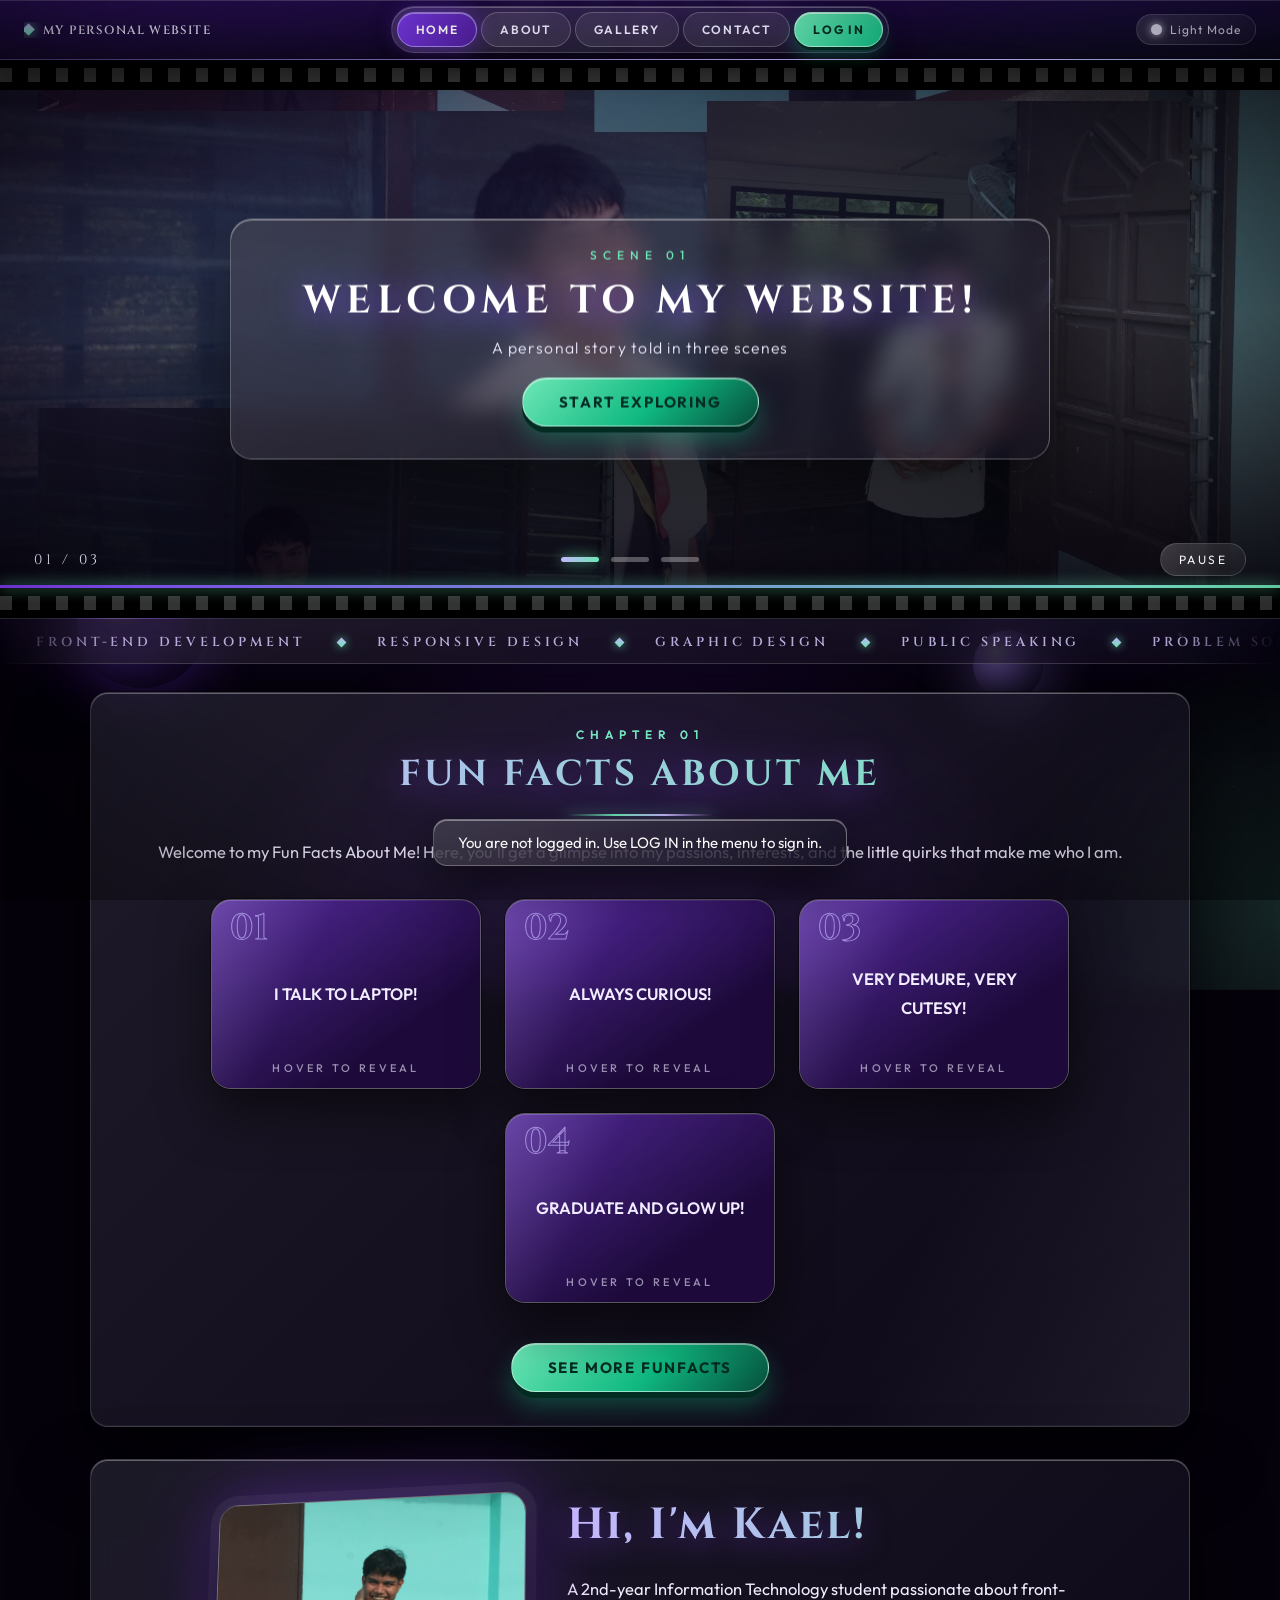
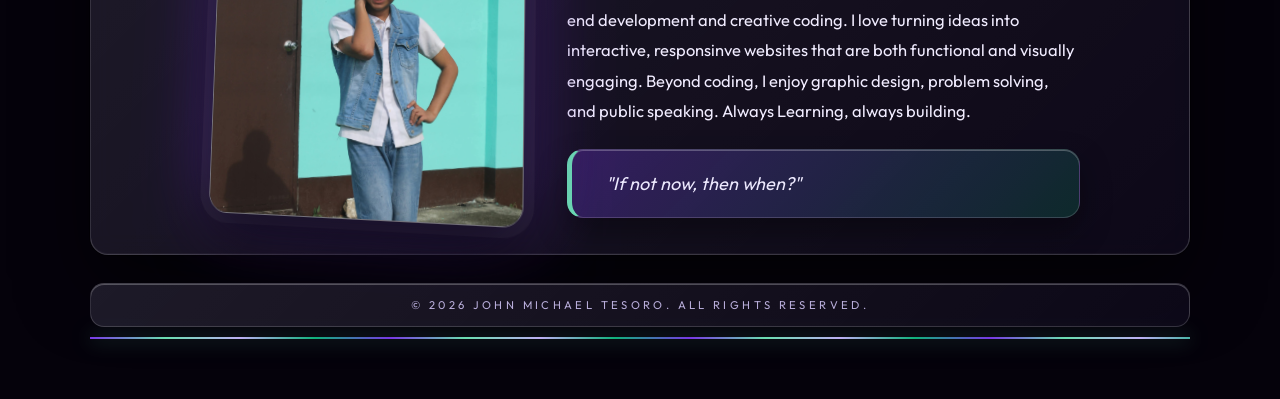
<file: index.html>
<!DOCTYPE html>
<html lang="en">
<head>
    <meta charset="UTF-8">
    <meta name="viewport" content="width=device-width, initial-scale=1.0">
    <title>Home - Personal Website</title>
    <script>
        // Apply the saved theme before the page paints
        (function () {
            try { if (localStorage.getItem('theme') === 'light') document.documentElement.setAttribute('data-theme', 'light'); } catch (e) {}
        })();
    </script>
    <link rel="stylesheet" href="style.css">
    <script src="fx.js" defer></script>
    <script src="auth.js"></script>
    <script>
        // Only logged-in users can see this page
        if (window.Auth) Auth.requireLogin();

        // Logout with confirmation
        function confirmLogout(event) {
            if (event) event.preventDefault();
            if (!confirm("Are you sure you want to log out?")) return;
            if (window.Auth) Auth.logout();
            else window.location.href = 'login.html';
        }
    </script>
</head>
<body>
    <header>
        <h1>My Personal Website</h1>
        <nav>
            <ul>
                <li><a href="index.html" class="active">HOME</a></li>
                <li class="dropdown">
                    <a href="#" class="dropbtn">ABOUT</a>
                    <div class="dropdown-content">
                        <a href="skills.html">Skills I'm Developing</a>
                        <a href="goals.html">My Goals as a Student</a>
                        <a href="funfacts.html">Fun Facts About Me</a>
                    </div>
                </li>
                <li><a href="gallery.html">GALLERY</a></li>
                <li><a href="contact.html">CONTACT</a></li>
                <li class="logout-item"><a href="#" class="logout-button" onclick="confirmLogout(event)">LOG OUT</a></li>
            </ul>
        </nav>
        <div class="menu-right">
            <button type="button" class="menu-btn theme-btn" id="themeToggle"><span class="theme-ico"></span><span class="theme-txt"></span></button>
        </div>
    </header>

    <section id="section2"></section>

    <div class="slider" id="hero">
        <div class="slides">
            <div class="slide active">
                <img src="me.jpg" alt="Image 1">
                <div class="text-overlay">
                    <span class="hero-kicker">Scene 01</span>
                    <h1>Welcome to my Website!</h1>
                    <p class="hero-sub">A personal story told in three scenes</p>
                    <a class="hero-btn" href="#drop">Start Exploring</a>
                </div>
            </div>
            <div class="slide">
                <img src="bato.jpg" alt="Image 2">
                <div class="text-overlay">
                    <span class="hero-kicker">Scene 02</span>
                    <h1>Life through my lens</h1>
                    <p class="hero-sub">Moments captured along the way</p>
                    <a class="hero-btn" href="gallery.html">View Gallery</a>
                </div>
            </div>
            <div class="slide">
                <img src="bg.jpeg" alt="Image 3">
                <div class="text-overlay">
                    <span class="hero-kicker">Scene 03</span>
                    <h1>Connect with me!</h1>
                    <p class="hero-sub">Let's create something together</p>
                    <a class="hero-btn" href="contact.html">Get in Touch</a>
                </div>
            </div>
        </div>

        <div class="slider-ui">
            <span class="slide-count" id="slideCount">01 / 03</span>
            <div class="slider-dots" id="sliderDots"></div>
            <button type="button" class="slider-play" id="sliderPlay" aria-label="Pause slideshow">Pause</button>
        </div>
        <div class="slider-progress"><span id="sliderBar"></span></div>
    </div>

    <!-- Scrolling ticker band -->
    <div class="ticker" aria-hidden="true">
        <div class="ticker-track">
            <span>Front-End Development</span><span>Responsive Design</span><span>Graphic Design</span><span>Public Speaking</span><span>Problem Solving</span><span>Creative Coding</span>
            <span>Front-End Development</span><span>Responsive Design</span><span>Graphic Design</span><span>Public Speaking</span><span>Problem Solving</span><span>Creative Coding</span>
        </div>
    </div>

    <section id="drop">
        <h2>Fun Facts About Me</h2>
        <p>Welcome to my Fun Facts About Me! Here, you'll get a glimpse into my passions, interests, and the little quirks that make me who I am.</p>

        <div class="funfact-container">
            <div class="funfact-card">
                <div class="funfact-inner">
                    <div class="funfact-front">
                        <p>I TALK TO LAPTOP!</p>
                    </div>
                    <div class="funfact-back">
                        <p>"Please gumana ka naman" is my daily prayer before running the code.</p>
                    </div>
                </div>
            </div>
            <div class="funfact-card">
                <div class="funfact-inner">
                    <div class="funfact-front">
                        <p>ALWAYS CURIOUS!</p>
                    </div>
                    <div class="funfact-back">
                        <p>If i don't know it, I will Google, Youtube, and learn it.</p>
                    </div>
                </div>
            </div>
            <div class="funfact-card">
                <div class="funfact-inner">
                    <div class="funfact-front">
                        <p>VERY DEMURE, VERY CUTESY!</p>
                    </div>
                    <div class="funfact-back">
                        <p>I don't cause chaos, I sip coffee and minding my own business.</p>
                    </div>
                </div>
            </div>
            <div class="funfact-card">
                <div class="funfact-inner">
                    <div class="funfact-front">
                        <p>GRADUATE AND GLOW UP!</p>
                    </div>
                    <div class="funfact-back">
                        <p>Finish IT strong and make my family super proud.</p>
                    </div>
                </div>
            </div>
        </div>

        <!-- See More Button -->
        <div class="see-more-container">
            <a href="funfacts.html" class="see-more-button">See More Funfacts</a>
        </div>
    </section>

    <div class="container">
        <div class="image-section">
            <img src="kd@-305727017.jpeg" alt="Kael's Image">
        </div>
        <div class="quote-section">
            <h1>Hi, I'm Kael!</h1>
            <p>A 2nd-year Information Technology student passionate about front-end development and creative coding. 
               I love turning ideas into interactive, responsinve websites that are both functional and visually
               engaging. Beyond coding, I enjoy graphic design, problem solving, and public speaking. Always Learning,
               always building.
            </p>
            <blockquote>
                "If not now, then when?"
            </blockquote>
        </div>
    </div>

    <footer>
        <p>&copy; 2026 John Michael Tesoro. All rights reserved.</p>
    </footer>
    <div class="footer-divider"></div> <!-- Striped line -->

    <script>
        // Hero slider: changes by itself with a 3D move, dots to pick a slide, pause / play
        (function () {
            var items = Array.prototype.slice.call(document.querySelectorAll('.slide'));
            var total = items.length;
            var dotsBox = document.getElementById('sliderDots');
            var countEl = document.getElementById('slideCount');
            var bar = document.getElementById('sliderBar');
            var playBtn = document.getElementById('sliderPlay');
            var reduceMotion = window.matchMedia && window.matchMedia('(prefers-reduced-motion: reduce)').matches;
            var DURATION = 5000;

            var pos = 0;       // where the slides are drawn (smoothly chases target)
            var target = 0;    // where they should end up
            var raf = null, timer = null, playing = true, shownIndex = -1;

            function mod(n, m) { return ((n % m) + m) % m; }
            function wrapDelta(d) { return mod(d + total / 2, total) - total / 2; }
            function pad(n) { return (n < 10 ? '0' : '') + n; }
            function currentIndex() { return mod(Math.round(target), total); }

            /* ---- dots ---- */
            var dots = [];
            for (var i = 0; i < total; i++) {
                (function (n) {
                    var d = document.createElement('button');
                    d.type = 'button';
                    d.className = 'slider-dot';
                    d.setAttribute('aria-label', 'Go to slide ' + (n + 1));
                    d.addEventListener('click', function () { goTo(n); });
                    dotsBox.appendChild(d);
                    dots.push(d);
                })(i);
            }

            /* ---- draw every slide in 3D from the current position ---- */
            function layout(blurExtra, settled) {
                items.forEach(function (s, i) {
                    var d = wrapDelta(i - pos);
                    var ad = Math.abs(d);
                    s.style.transform =
                        'translate3d(' + (d * 100).toFixed(2) + '%,0,' + (-ad * 260).toFixed(1) + 'px) ' +
                        'rotateY(' + (-d * 38).toFixed(2) + 'deg) scale(' + (1 - ad * 0.12).toFixed(3) + ')';
                    s.style.opacity = Math.max(0, 1 - ad * 0.6).toFixed(3);
                    var blur = ad * 4 + blurExtra;
                    s.style.filter = blur < 0.2 ? 'none' : 'blur(' + blur.toFixed(2) + 'px) brightness(' + (1 - ad * 0.25).toFixed(2) + ')';
                    s.style.zIndex = 10 - Math.round(ad * 10);
                    s.style.visibility = (ad > 1.6 || (settled && ad > 0.995)) ? 'hidden' : 'visible';
                    s.style.setProperty('--d', d.toFixed(3));
                    s.style.setProperty('--ad', ad.toFixed(3));
                });
            }

            function tick() {
                raf = null;
                var diff = target - pos;
                if (reduceMotion || Math.abs(diff) < 0.0008) pos = target;
                else pos += diff * 0.1;
                layout(Math.min(4, Math.abs(target - pos) * 6), pos === target);
                if (pos !== target) raf = requestAnimationFrame(tick);
            }
            function kick() { if (!raf) raf = requestAnimationFrame(tick); }

            /* ---- progress bar / counters ---- */
            function restartBar() {
                bar.style.transition = 'none';
                bar.style.width = '0';
                void bar.offsetWidth;
                if (playing) {
                    bar.style.transition = 'width ' + DURATION + 'ms linear';
                    bar.style.width = '100%';
                }
            }
            function updateUI() {
                var idx = currentIndex();
                if (idx === shownIndex) return;
                shownIndex = idx;
                items.forEach(function (it, n) { it.classList.toggle('active', n === idx); });
                dots.forEach(function (d, n) { d.classList.toggle('active', n === idx); });
                countEl.textContent = pad(idx + 1) + ' / ' + pad(total);
                restartBar();
            }
            function schedule() {
                clearTimeout(timer);
                if (playing) timer = setTimeout(function () { go(1); }, DURATION);
            }

            /* ---- moving between slides ---- */
            function go(delta) {
                target = Math.round(target) + delta;
                updateUI();
                schedule();
                kick();
            }
            function goTo(n) { go(wrapDelta(n - currentIndex())); }

            playBtn.addEventListener('click', function () {
                playing = !playing;
                playBtn.textContent = playing ? 'Pause' : 'Play';
                playBtn.setAttribute('aria-label', playing ? 'Pause slideshow' : 'Play slideshow');
                restartBar();
                schedule();
            });

            layout(0, true);
            updateUI();
            schedule();
        })();
    </script>
</body>
</html>
</file>
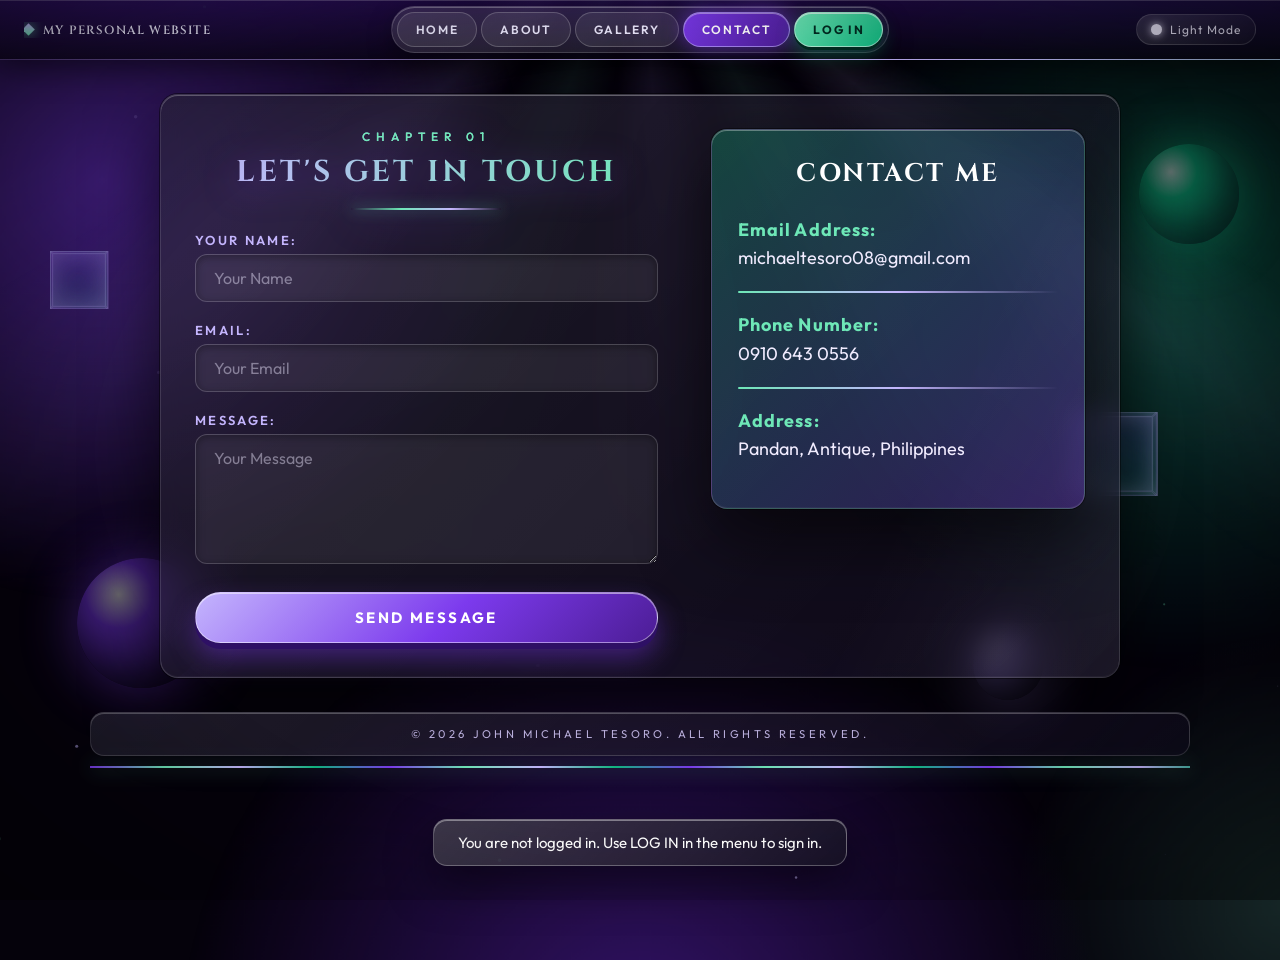
<file: contact.html>
<!DOCTYPE html>
<html lang="en">
<head>
    <meta charset="UTF-8">
    <meta name="viewport" content="width=device-width, initial-scale=1.0">
    <title>Contact - Personal Website</title>
    <script>
        // Apply the saved theme before the page paints
        (function () {
            try { if (localStorage.getItem('theme') === 'light') document.documentElement.setAttribute('data-theme', 'light'); } catch (e) {}
        })();
    </script>
    <link rel="stylesheet" href="style.css">
    <script src="fx.js" defer></script>
    <script src="auth.js"></script>
    <script>
        // Only logged-in users can see this page
        if (window.Auth) Auth.requireLogin();

        // Logout with confirmation
        function confirmLogout(event) {
            if (event) event.preventDefault();
            if (!confirm("Are you sure you want to log out?")) return;
            if (window.Auth) Auth.logout();
            else window.location.href = 'login.html';
        }
    </script>
</head>
<body class="contact-background">
    <header>
        <h1>My Personal Website</h1>
        <nav>
            <ul>
                <li><a href="index.html">HOME</a></li>
                <li class="dropdown">
                    <a href="#" class="dropbtn">ABOUT</a>
                    <div class="dropdown-content">
                        <a href="skills.html">Skills I'm Developing</a>
                        <a href="goals.html">My Goals as a Student</a>
                        <a href="funfacts.html">Fun Facts About Me</a>
                    </div>
                </li>
                <li><a href="gallery.html">GALLERY</a></li>
                <li><a href="contact.html" class="active">CONTACT</a></li>
                <li class="logout-item"><a href="#" class="logout-button" onclick="confirmLogout(event)">LOG OUT</a></li>
            </ul>
        </nav>
        <div class="menu-right">
            <button type="button" class="menu-btn theme-btn" id="themeToggle"><span class="theme-ico"></span><span class="theme-txt"></span></button>
        </div>
    </header>

    <section id="section2"></section>

    <section id="contact">
        <div class="contact-content">
            <!-- Contact Form (novalidate: our own messages are shown instead of the browser's) -->
            <form id="contactForm" class="contact-form" novalidate>
                <h2>Let's Get in Touch</h2>

                <label for="name">Your Name:</label>
                <input type="text" id="name" name="name" placeholder="Your Name">
                <span class="error" id="nameError"></span>

                <label for="email">Email:</label>
                <input type="email" id="email" name="email" placeholder="Your Email">
                <span class="error" id="emailError"></span>

                <label for="message">Message:</label>
                <textarea id="message" name="message" placeholder="Your Message"></textarea>
                <span class="error" id="messageError"></span>

                <button type="submit"><strong>SEND MESSAGE</strong></button>
            </form>

            <!-- Contact Details -->
            <div class="contact-details">
                <h3>Contact Me</h3>
                <p><strong>Email Address:</strong> <br> michaeltesoro08@gmail.com</p>
                <hr>
                <p><strong>Phone Number:</strong> <br>0910 643 0556</p>
                <hr>
                <p><strong>Address:</strong> <br> Pandan, Antique, Philippines</p>
            </div>
        </div>
    </section>

    <footer>
        <p>&copy; 2026 John Michael Tesoro. All rights reserved.</p>
    </footer>
    <div class="footer-divider"></div> <!-- Striped line -->

    <script>
        const form = document.querySelector("#contactForm");
        const nameInput = document.querySelector("#name");
        const emailInput = document.querySelector("#email");
        const messageInput = document.querySelector("#message");

        // Check email format
        function validateEmail(email) {
            const re = /^[^\s@]+@[^\s@]+\.[^\s@]+$/;
            return re.test(String(email).toLowerCase());
        }

        // One handler: validate, then "send" only if everything is valid
        form.addEventListener("submit", function (event) {
            event.preventDefault();
            let isValid = true;

            // Clear all previous error messages
            document.querySelectorAll(".error").forEach(function (errorElement) {
                errorElement.textContent = "";
            });

            // Validate Name
            if (nameInput.value.trim() === "") {
                document.getElementById("nameError").textContent = "Name is required";
                isValid = false;
            }

            // Validate Email
            if (emailInput.value.trim() === "") {
                document.getElementById("emailError").textContent = "Email is required";
                isValid = false;
            } else if (!validateEmail(emailInput.value.trim())) {
                document.getElementById("emailError").textContent = "Please enter a valid email";
                isValid = false;
            }

            // Validate Message
            if (messageInput.value.trim() === "") {
                document.getElementById("messageError").textContent = "Message is required";
                isValid = false;
            }

            if (!isValid) return;

            // Simulated successful submission
            if (window.showToast) {
                window.showToast("Your message has been sent successfully!");
            } else {
                alert("Your message has been sent successfully!");
            }
            form.reset();
        });
    </script>
</body>
</html>
</file>
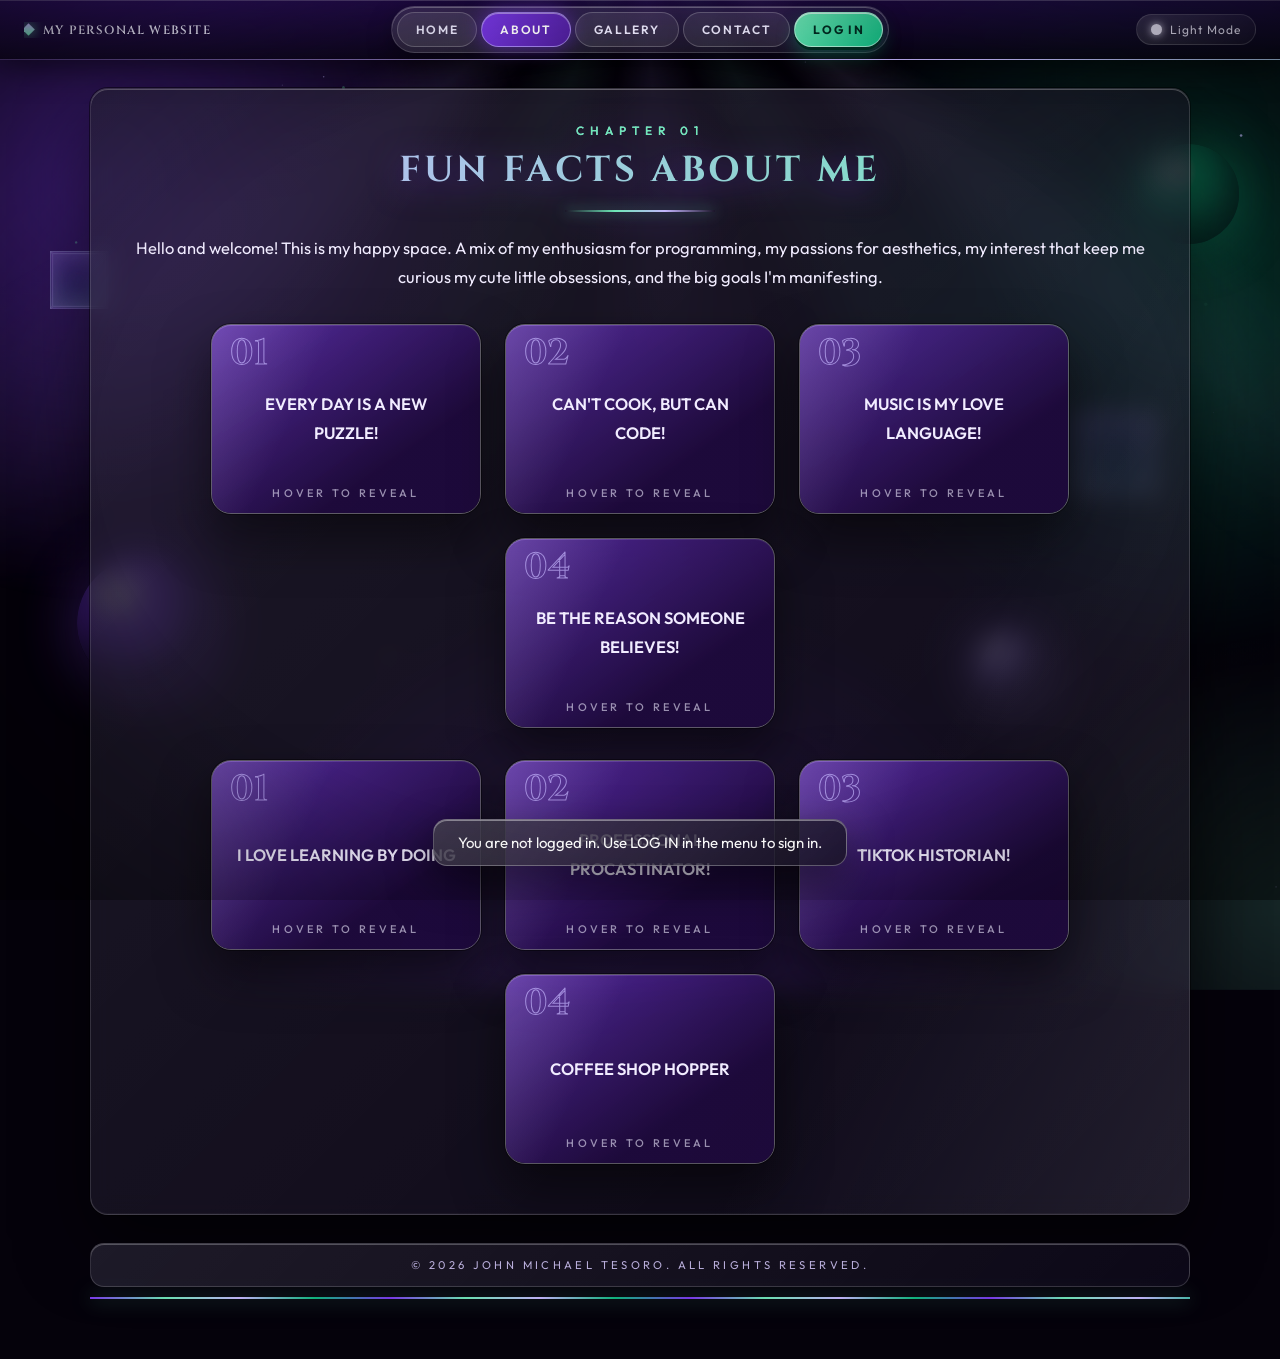
<file: funfacts.html>
<!DOCTYPE html>
<html lang="en">
<head>
    <meta charset="UTF-8">
    <meta name="viewport" content="width=device-width, initial-scale=1.0">
    <title>Fun Facts About Me</title>
    <script>
        // Apply the saved theme before the page paints
        (function () {
            try { if (localStorage.getItem('theme') === 'light') document.documentElement.setAttribute('data-theme', 'light'); } catch (e) {}
        })();
    </script>
    <link rel="stylesheet" href="style.css">
    <script src="fx.js" defer></script>
    <script src="auth.js"></script>
    <script>
        // Only logged-in users can see this page
        if (window.Auth) Auth.requireLogin();

        // Logout with confirmation
        function confirmLogout(event) {
            if (event) event.preventDefault();
            if (!confirm("Are you sure you want to log out?")) return;
            if (window.Auth) Auth.logout();
            else window.location.href = 'login.html';
        }
    </script>
</head>
<body>
    <header>
        <h1>My Personal Website</h1>
        <nav>
            <ul>
                <li><a href="index.html">HOME</a></li>
                <li class="dropdown">
                    <a href="#" class="dropbtn active">ABOUT</a>
                    <div class="dropdown-content">
                        <a href="skills.html">Skills I'm Developing</a>
                        <a href="goals.html">My Goals as a Student</a>
                        <a href="funfacts.html" class="active">Fun Facts About Me</a>
                    </div>
                </li>
                <li><a href="gallery.html">GALLERY</a></li>
                <li><a href="contact.html">CONTACT</a></li>
                <li class="logout-item"><a href="#" class="logout-button" onclick="confirmLogout(event)">LOG OUT</a></li>
            </ul>
        </nav>
        <div class="menu-right">
            <button type="button" class="menu-btn theme-btn" id="themeToggle"><span class="theme-ico"></span><span class="theme-txt"></span></button>
        </div>
    </header>

    <section id="section2"></section>

    <section id="drop">
        <h2>Fun Facts About Me</h2>
        <p>Hello and welcome! This is my happy space.
           A mix of my enthusiasm for programming, my passions for aesthetics, my interest that keep me curious 
           my  cute little obsessions, and the big goals I'm manifesting.</p>

        <div class="funfact-container">
            <div class="funfact-card">
                <div class="funfact-inner">
                    <div class="funfact-front"><p>EVERY DAY IS A NEW PUZZLE!</p></div>
                    <div class="funfact-back"><p>Never boring. Every bug is a challenge and every fix is a win.</p></div>
                </div>
            </div>
            <div class="funfact-card">
                <div class="funfact-inner">
                    <div class="funfact-front"><p>CAN'T COOK, BUT CAN CODE!</p></div>
                    <div class="funfact-back"><p>I might burn rice, but I can make a website responsive.</p></div>
                </div>
            </div>
            <div class="funfact-card">
                <div class="funfact-inner">
                    <div class="funfact-front"><p>MUSIC IS MY LOVE LANGUAGE!</p></div>
                    <div class="funfact-back"><p>I fall in love with songs, not just people. My Spotify Wrapped is always in shambles.</p></div>
                </div>
            </div>
            <div class="funfact-card">
                <div class="funfact-inner">
                    <div class="funfact-front"><p>BE THE REASON SOMEONE BELIEVES!</p></div>
                    <div class="funfact-back"><p>Goal to inspire other IT students too, especially those who feel small right now.</p></div>
                </div>
            </div>
        </div>

        <div class="funfact-container">
            <div class="funfact-card">
                <div class="funfact-inner">
                    <div class="funfact-front"><p>I LOVE LEARNING BY DOING</p></div>
                    <div class="funfact-back"><p>Every project teaches me something new, and I love that growth.</p></div>
                </div>
            </div>
            <div class="funfact-card">
                <div class="funfact-inner">
                    <div class="funfact-front"><p>PROFESSIONAL PROCASTINATOR!</p></div>
                    <div class="funfact-back"><p>My talent is doing everything 10 minutes before deadline and still surviving.</p></div>
                </div>
            </div>
            <div class="funfact-card">
                <div class="funfact-inner">
                    <div class="funfact-front"><p>TIKTOK HISTORIAN!</p></div>
                    <div class="funfact-back"><p>I know all the trends, but never post. Professional viewer lang, tamang repost.</p></div>
                </div>
            </div>
            <div class="funfact-card">
                <div class="funfact-inner">
                    <div class="funfact-front"><p>COFFEE SHOP HOPPER</p></div>
                    <div class="funfact-back"><p>Favorite Hobby: find aesthetics cafes anywhere but puro plano kasi laging full sched.</p></div>
                </div>
            </div>
        </div>
    </section>

    <footer>
        <p>&copy; 2026 John Michael Tesoro. All rights reserved.</p>
    </footer>
    <div class="footer-divider"></div> <!-- Striped line -->
</body>
</html>
</file>
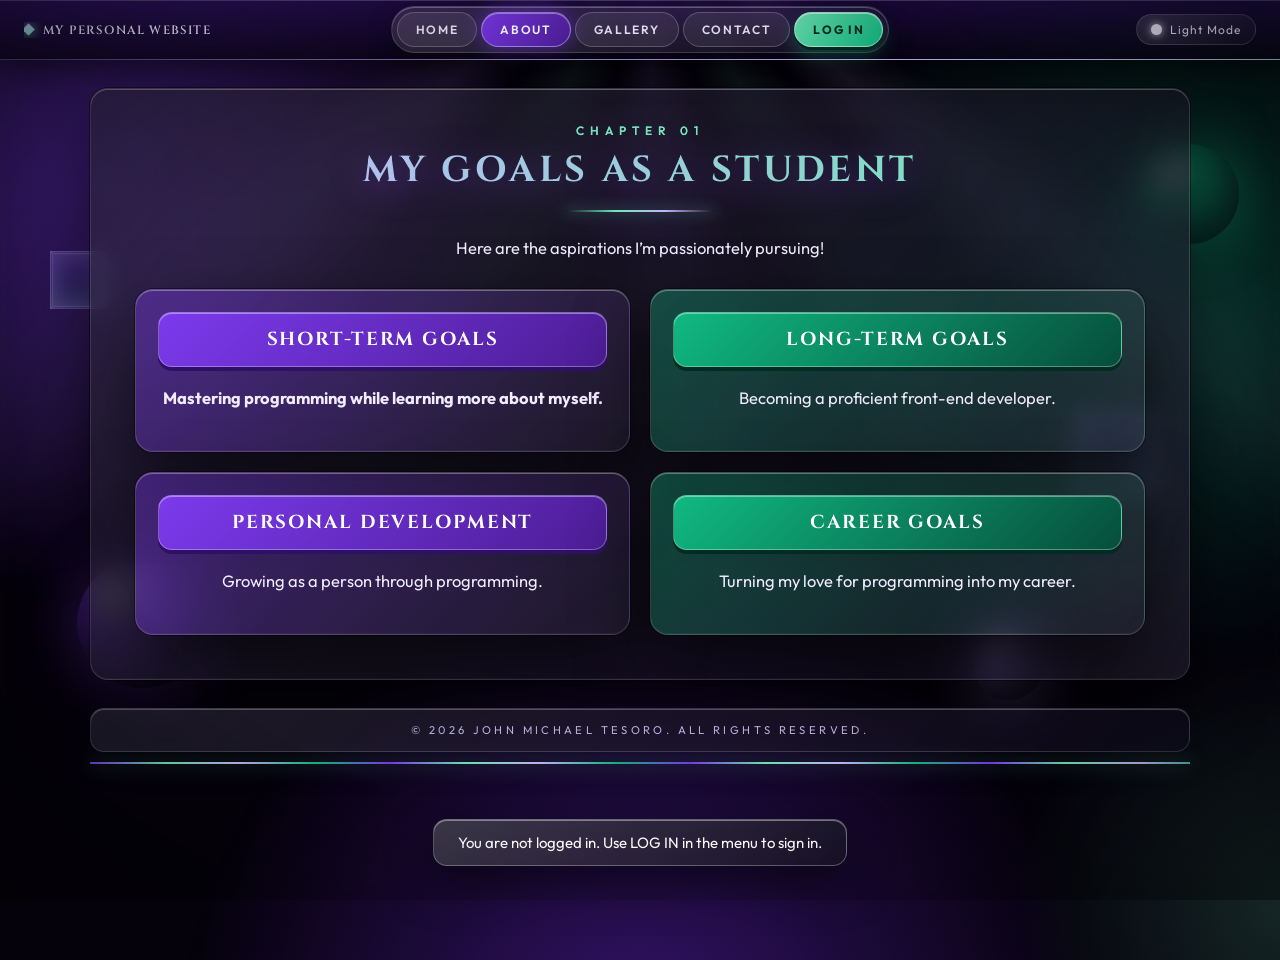
<file: goals.html>
<!DOCTYPE html>
<html lang="en">
<head>
    <meta charset="UTF-8">
    <meta name="viewport" content="width=device-width, initial-scale=1.0">
    <title>My Goals as a Student</title>
    <script>
        // Apply the saved theme before the page paints
        (function () {
            try { if (localStorage.getItem('theme') === 'light') document.documentElement.setAttribute('data-theme', 'light'); } catch (e) {}
        })();
    </script>
    <link rel="stylesheet" href="style.css">
    <script src="fx.js" defer></script>
    <script src="auth.js"></script>
    <script>
        // Only logged-in users can see this page
        if (window.Auth) Auth.requireLogin();

        // Logout with confirmation
        function confirmLogout(event) {
            if (event) event.preventDefault();
            if (!confirm("Are you sure you want to log out?")) return;
            if (window.Auth) Auth.logout();
            else window.location.href = 'login.html';
        }
    </script>
</head>
<body>
    <header>
        <h1>My Personal Website</h1>
        <nav>
            <ul>
                <li><a href="index.html">HOME</a></li>
                <li class="dropdown">
                    <a href="#" class="dropbtn active">ABOUT</a>
                    <div class="dropdown-content">
                        <a href="skills.html">Skills I'm Developing</a>
                        <a href="goals.html" class="active">My Goals as a Student</a>
                        <a href="funfacts.html">Fun Facts About Me</a>
                    </div>
                </li>
                <li><a href="gallery.html">GALLERY</a></li>
                <li><a href="contact.html">CONTACT</a></li>
                <li class="logout-item"><a href="#" class="logout-button" onclick="confirmLogout(event)">LOG OUT</a></li>
            </ul>
        </nav>
        <div class="menu-right">
            <button type="button" class="menu-btn theme-btn" id="themeToggle"><span class="theme-ico"></span><span class="theme-txt"></span></button>
        </div>
    </header>

    <section id="section2"></section>

    <section id="drop">
        <h2>My Goals as a Student</h2>
        <p>Here are the aspirations I’m passionately pursuing!</p>

        <div class="goal-grid">
            <!-- Click a goal to open it. Only one goal is open at a time. -->
            <div class="goal-card" onclick="toggleGoalDetails(1)" aria-expanded="false">
                <div class="goal-header"><strong>Short-Term Goals</strong></div>
                <p><strong>Mastering programming while learning more about myself.</strong></p>
                <div class="goal-details" id="goal1-details">
                    <p>As a student and future front-end developer, my short-term goal is to improve my skills in HTML, CSS, and JavaScript. I want to explore my interests, turn my passion for cute and aesthetic designs into real projects, and build confidence in my profession one website at a time.</p>
                </div>
            </div>

            <div class="goal-card" onclick="toggleGoalDetails(2)" aria-expanded="false">
                <div class="goal-header"><strong>Long-Term Goals</strong></div>
                <p>Becoming a proficient front-end developer.</p>
                <div class="goal-details" id="goal2-details">
                    <p>My long-term goal is to become a skilled front-end developer — my dream profession. I love programming because it lets me be both creative and logical. I want to grow from a curious student into a professional who builds beautiful, useful websites that reflect who I am.</p>
                </div>
            </div>

            <div class="goal-card" onclick="toggleGoalDetails(3)" aria-expanded="false">
                <div class="goal-header"><strong>Personal Development</strong></div>
                <p>Growing as a person through programming.</p>
                <div class="goal-details" id="goal3-details">
                    <p>Programming is not just about my profession, it's about myself. It taught me patience when debugging, confidence when a project works, and enthusiasm to keep learning. My personal goal is to invest in myself — to become more disciplined, creative, and passionate, both in life and in code.</p>
                </div>
            </div>

            <div class="goal-card" onclick="toggleGoalDetails(4)" aria-expanded="false">
                <div class="goal-header"><strong>Career Goals</strong></div>
                <p>Turning my love for programming into my career.</p>
                <div class="goal-details" id="goal4-details">
                    <p>My career goal is to turn my passion for programming into my profession. I want to freelance, build a strong portfolio, and someday have my own creative studio. A career where my self, my interests, and my love for coding all come together — doing what I love every day.</p>
                </div>
            </div>
        </div>
    </section>

    <footer>
        <p>&copy; 2026 John Michael Tesoro. All rights reserved.</p>
    </footer>
    <div class="footer-divider"></div> <!-- Striped line -->

    <script>
        // Open one goal at a time: opening a goal closes the others, clicking it again closes it
        function toggleGoalDetails(number) {
            var cards = document.querySelectorAll('.goal-card');
            for (var i = 1; i <= cards.length; i++) {
                var details = document.getElementById('goal' + i + '-details');
                var card = cards[i - 1];
                var shouldOpen = (i === number) && !details.classList.contains('active');
                details.classList.toggle('active', shouldOpen);
                card.classList.toggle('open', shouldOpen);
                card.setAttribute('aria-expanded', shouldOpen ? 'true' : 'false');
            }
        }
    </script>
</body>
</html>
</file>
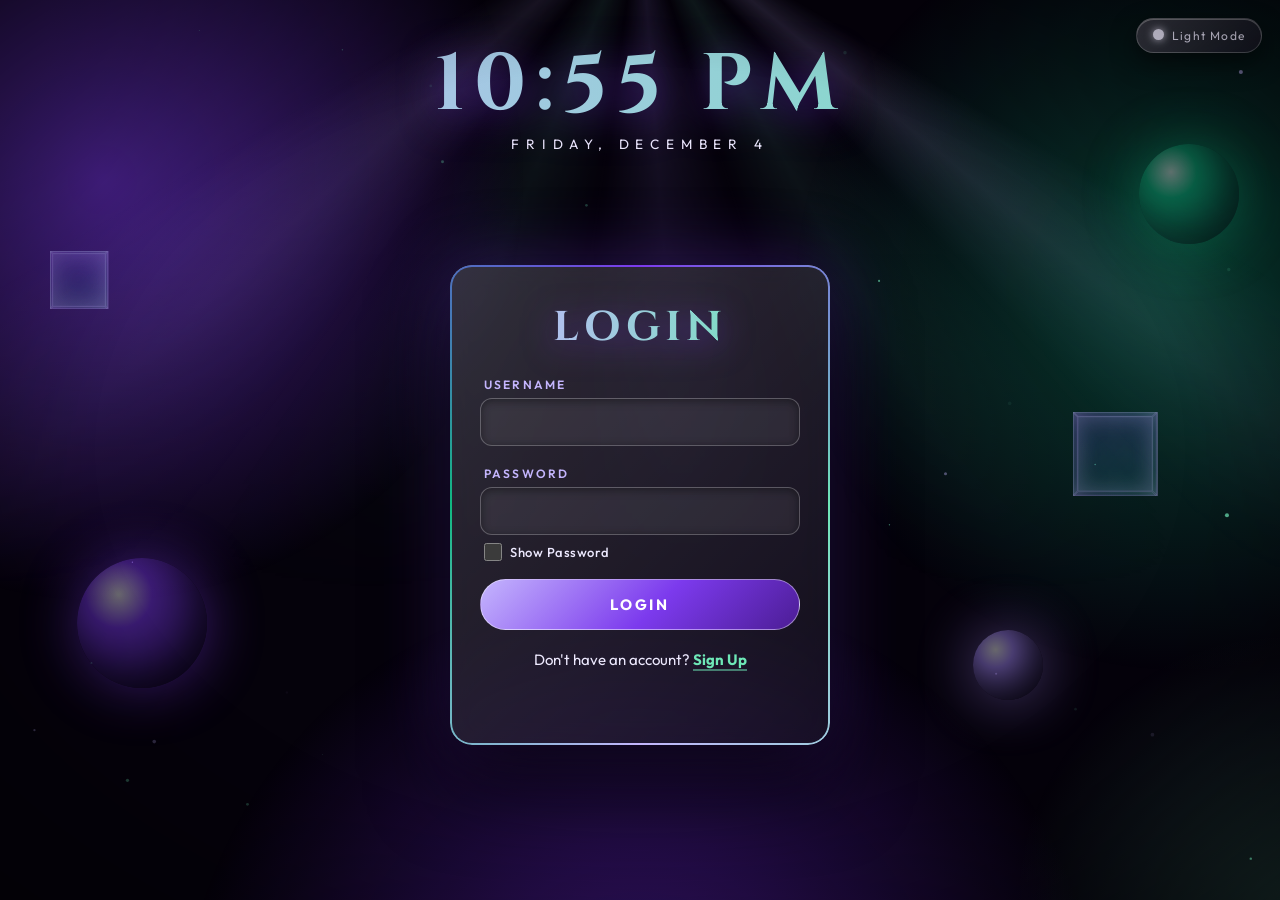
<file: login.html>
<!DOCTYPE html>
<html lang="en">
<head>
    <meta charset="UTF-8">
    <meta name="viewport" content="width=device-width, initial-scale=1.0">
    <title>Login & Sign Up Page</title>
    <script>
        // Apply the saved theme before the page paints
        (function () {
            try { if (localStorage.getItem('theme') === 'light') document.documentElement.setAttribute('data-theme', 'light'); } catch (e) {}
        })();
    </script>
    <link rel="stylesheet" href="login_style.css">
    <script src="auth.js"></script>
    <script>
        // Safety net: if auth.js is missing from the folder, this small copy keeps the login working.
        // (Same storage keys, so the other pages understand it too.)
        if (!window.Auth) {
            window.Auth = (function () {
                var memUsers = null;
                function get(k) { try { return localStorage.getItem(k); } catch (e) { return null; } }
                function set(k, v) { try { localStorage.setItem(k, v); return true; } catch (e) { return false; } }
                function del(k) { try { localStorage.removeItem(k); } catch (e) {} }
                function blob() { try { if (window.name && window.name.charAt(0) === '{') return JSON.parse(window.name) || {}; } catch (e) {} return {}; }
                function saveBlob(o) { try { window.name = JSON.stringify(o); } catch (e) {} }
                function hashUser() {
                    var m = /[#&]auth=([^&]*)/.exec(window.location.hash || '');
                    try { return m ? decodeURIComponent(m[1]) : null; } catch (e) { return null; }
                }
                function currentUser() {
                    var n = (get('isLoggedIn') === 'true' ? (get('currentUser') || 'user') : null) || blob().u || hashUser();
                    return n || null;
                }
                return {
                    getUsers: function () {
                        var u = null, raw = get('users');
                        if (raw) { try { u = JSON.parse(raw); } catch (e) {} }
                        return u || blob().users || memUsers || {};
                    },
                    saveUsers: function (u) { memUsers = u; set('users', JSON.stringify(u)); var b = blob(); b.users = u; saveBlob(b); return true; },
                    login: function (n) { set('isLoggedIn', 'true'); set('currentUser', n); var b = blob(); b.u = n; saveBlob(b); },
                    logout: function () { del('isLoggedIn'); del('currentUser'); var b = blob(); delete b.u; saveBlob(b); window.location.href = 'login.html'; },
                    currentUser: currentUser,
                    isLoggedIn: function () { return !!currentUser(); },
                    homeUrl: function () { var n = currentUser(); return 'index.html' + (n ? '#auth=' + encodeURIComponent(n) : ''); },
                    isPersistent: function () { return set('__t', '1') && (del('__t'), true); }
                };
            })();
        }

        // Already logged in? Go straight to the home page
        // (not when we were just sent here because a login was needed)
        if (window.location.hash !== '#needlogin' && Auth.isLoggedIn()) {
            window.location.replace(Auth.homeUrl());
        }
    </script>
    <script src="fx.js" defer></script>
</head>
<body>
    <div class="form-container">
        <h2 id="formTitle">Login</h2>

        <form id="authForm" autocomplete="off" novalidate>
            <label for="username">Username</label>
            <input type="text" id="username" autocomplete="username" autocapitalize="none" spellcheck="false">

            <label for="password">Password</label>
            <input type="password" id="password" autocomplete="current-password">

            <!-- Show Password Checkbox (only for Login) -->
            <div class="show-password" id="showPasswordContainer">
                <input type="checkbox" id="showPassword">
                <label for="showPassword">Show Password</label>
            </div>

            <!-- Confirm password field for sign-up form -->
            <label for="confirmPassword" id="confirmPasswordLabel" style="display: none;">Confirm Password</label>
            <input type="password" id="confirmPassword" autocomplete="new-password" style="display: none;">

            <!-- Password match message -->
            <p id="passwordMatchMessage" style="font-size: 14px; color: #f0abfc; display: none;"></p>

            <button type="submit" id="submitButton">Login</button>
            <p id="errorMessage" role="alert"></p>

            <!-- Toggle link to switch between forms -->
            <p id="toggleText">Don't have an account? <a href="#" id="toggleLink">Sign Up</a></p>
            <p id="storageNote" style="display: none;"></p>
        </form>

        <!-- Shown after a successful login -->
        <div id="successPanel">
            <p id="successText">You are logged in. Taking you to the home page...</p>
            <a class="home-link" id="homeLink" href="index.html">Go to Home</a>
        </div>
    </div>

    <script>
        var isLogin = true;

        var form = document.getElementById('authForm');
        var usernameInput = document.getElementById('username');
        var passwordInput = document.getElementById('password');
        var confirmInput = document.getElementById('confirmPassword');
        var confirmLabel = document.getElementById('confirmPasswordLabel');
        var matchMessage = document.getElementById('passwordMatchMessage');
        var errorMessage = document.getElementById('errorMessage');
        var submitButton = document.getElementById('submitButton');
        var toggleText = document.getElementById('toggleText');
        var showContainer = document.getElementById('showPasswordContainer');
        var showCheckbox = document.getElementById('showPassword');
        var formTitle = document.getElementById('formTitle');
        var storageNote = document.getElementById('storageNote');
        var successPanel = document.getElementById('successPanel');
        var homeLink = document.getElementById('homeLink');

        function showError(text) { errorMessage.textContent = text; }

        function toast(text, ms) {
            if (window.showToast) window.showToast(text, ms);
        }

        /* ---------- Switch between Login and Sign Up ---------- */
        function toggleForm(event) {
            if (event) event.preventDefault();

            form.reset();
            passwordInput.type = 'password'; // reset() does not undo "show password"
            showError('');
            matchMessage.style.display = 'none';

            if (isLogin) {
                formTitle.textContent = 'Sign Up';
                confirmInput.style.display = 'block';
                confirmLabel.style.display = 'block';
                submitButton.textContent = 'Sign Up';
                toggleText.innerHTML = 'Already have an account? <a href="#" id="toggleLink">Login</a>';
                showContainer.style.visibility = 'hidden';
                passwordInput.autocomplete = 'new-password';
                isLogin = false;
            } else {
                formTitle.textContent = 'Login';
                confirmInput.style.display = 'none';
                confirmLabel.style.display = 'none';
                submitButton.textContent = 'Login';
                toggleText.innerHTML = 'Don\'t have an account? <a href="#" id="toggleLink">Sign Up</a>';
                showContainer.style.visibility = 'visible';
                passwordInput.autocomplete = 'current-password';
                isLogin = true;
            }
            usernameInput.focus();
        }

        // the link is re-created each time, so listen on its parent
        toggleText.addEventListener('click', function (event) {
            var target = event.target;
            if (target && target.id === 'toggleLink') toggleForm(event);
        });

        /* ---------- After a successful login: go to the home page ---------- */
        function goHome() {
            var home = Auth.homeUrl();               // index.html (+ the session, so it is recognised)
            homeLink.setAttribute('href', home);

            formTitle.textContent = 'Welcome!';
            form.style.display = 'none';
            successPanel.style.display = 'block';

            // go right away; the button above is there if the browser ever blocks the automatic move
            setTimeout(function () { window.location.assign(home); }, 600);
            setTimeout(function () { window.location.href = home; }, 1800);
        }

        /* ---------- Login / Sign Up ---------- */
        function handleSubmit() {
            var username = usernameInput.value.trim();
            var password = passwordInput.value;
            showError('');

            if (!username || !password) {
                showError('Please fill out all fields');
                return;
            }

            var users = Auth.getUsers();
            var key = 'u:' + username.toLowerCase();

            if (isLogin) {
                if (!Object.prototype.hasOwnProperty.call(users, key)) {
                    showError('No account found. Please sign up first.');
                } else if (users[key] !== password) {
                    showError('Invalid username or password');
                } else {
                    Auth.login(username);
                    toast('Welcome! Taking you to the home page...', 1500);
                    goHome();
                }
            } else {
                var confirmPassword = confirmInput.value;

                if (Object.prototype.hasOwnProperty.call(users, key)) {
                    showError('That username is already taken');
                } else if (password !== confirmPassword) {
                    showError('Passwords do not match');
                } else {
                    users[key] = password;
                    Auth.saveUsers(users);
                    toggleForm(); // back to the login form
                    usernameInput.value = username; // handy: username already filled in
                    toast('Account created successfully! You can now log in.', 2600);
                }
            }
        }

        form.addEventListener('submit', function (event) {
            event.preventDefault();
            handleSubmit();
        });

        /* ---------- Password helpers ---------- */
        showCheckbox.addEventListener('change', function () {
            passwordInput.type = showCheckbox.checked ? 'text' : 'password';
        });

        function checkPasswordMatch() {
            if (isLogin) return;
            var password = passwordInput.value;
            var confirmPassword = confirmInput.value;

            if (confirmPassword === '') {
                matchMessage.style.display = 'none';
            } else if (confirmPassword === password) {
                matchMessage.textContent = 'Passwords match';
                matchMessage.style.color = '#6ee7b7';
                matchMessage.style.display = 'block';
            } else {
                matchMessage.textContent = 'Passwords do not match';
                matchMessage.style.color = '#f0abfc';
                matchMessage.style.display = 'block';
            }
        }
        confirmInput.addEventListener('input', checkPasswordMatch);
        passwordInput.addEventListener('input', checkPasswordMatch);

        /* ---------- Heads-up if the browser blocks saved data ---------- */
        if (!Auth.isPersistent()) {
            storageNote.textContent = 'Your browser is not saving site data, so accounts only last while this tab stays open.';
            storageNote.style.display = 'block';
        }

        // sent back here because a login is needed
        if (window.location.hash === '#needlogin') {
            showError('Please log in to see that page.');
        }
    </script>
</body>
</html>
</file>
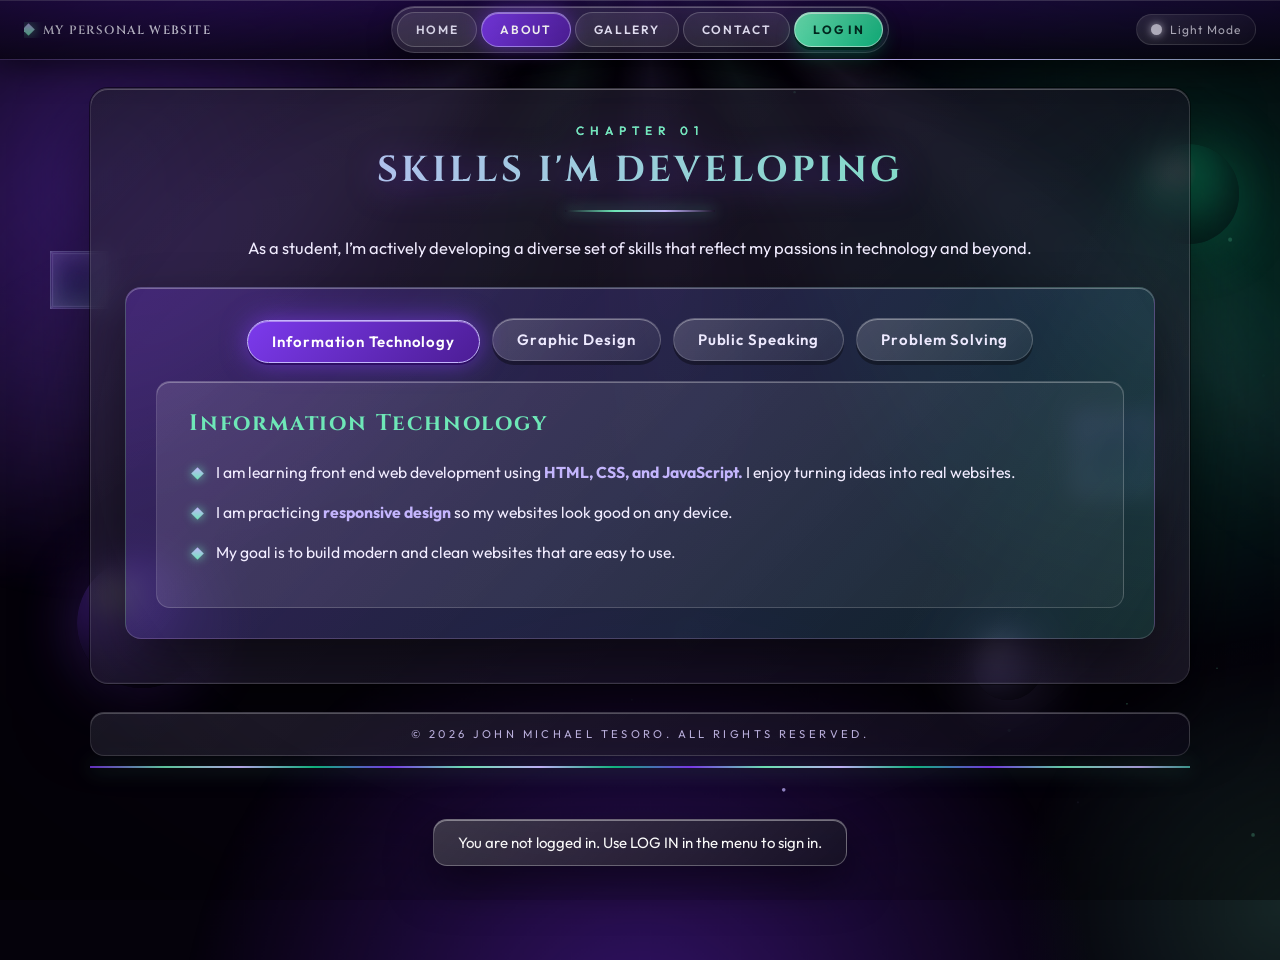
<file: skills.html>
<!DOCTYPE html>
<html lang="en">
<head>
    <meta charset="UTF-8">
    <meta name="viewport" content="width=device-width, initial-scale=1.0">
    <title>Skills I'm Developing</title>
    <script>
        // Apply the saved theme before the page paints
        (function () {
            try { if (localStorage.getItem('theme') === 'light') document.documentElement.setAttribute('data-theme', 'light'); } catch (e) {}
        })();
    </script>
    <link rel="stylesheet" href="style.css">
    <script src="fx.js" defer></script>
    <script src="auth.js"></script>
    <script>
        // Only logged-in users can see this page
        if (window.Auth) Auth.requireLogin();

        // Logout with confirmation
        function confirmLogout(event) {
            if (event) event.preventDefault();
            if (!confirm("Are you sure you want to log out?")) return;
            if (window.Auth) Auth.logout();
            else window.location.href = 'login.html';
        }
    </script>
</head>
<body>
    <header>
        <h1>My Personal Website</h1>
        <nav>
            <ul>
                <li><a href="index.html">HOME</a></li>
                <li class="dropdown">
                    <a href="#" class="dropbtn active">ABOUT</a>
                    <div class="dropdown-content">
                        <a href="skills.html" class="active">Skills I'm Developing</a>
                        <a href="goals.html">My Goals as a Student</a>
                        <a href="funfacts.html">Fun Facts About Me</a>
                    </div>
                </li>
                <li><a href="gallery.html">GALLERY</a></li>
                <li><a href="contact.html">CONTACT</a></li>
                <li class="logout-item"><a href="#" class="logout-button" onclick="confirmLogout(event)">LOG OUT</a></li>
            </ul>
        </nav>
        <div class="menu-right">
            <button type="button" class="menu-btn theme-btn" id="themeToggle"><span class="theme-ico"></span><span class="theme-txt"></span></button>
        </div>
    </header>

    <section id="section2"></section>

    <section id="drop">
        <h2>Skills I'm Developing</h2>
        <p>As a student, I’m actively developing a diverse set of skills that reflect my passions in technology and beyond.</p>

        <div id="skills">
            <div class="tab">
                <button class="tablinks" onclick="openTab(event, 'IT')">Information Technology</button>
                <button class="tablinks" onclick="openTab(event, 'GraphicDesign')">Graphic Design</button>
                <button class="tablinks" onclick="openTab(event, 'PublicSpeaking')">Public Speaking</button>
                <button class="tablinks" onclick="openTab(event, 'ProblemSolving')">Problem Solving</button>
            </div>

            <div id="IT" class="tabcontent">
                <h3>Information Technology</h3>
                <ul>
                    <li>I am learning front end web development using <strong>HTML, CSS, and JavaScript. </strong>I enjoy turning ideas into real websites.</li>
                    <li>I am practicing <strong>responsive design</strong> so my websites look good on any device.</li>
                    <li>My goal is to build modern and clean websites that are easy to use.</li>
                </ul>
            </div>

            <div id="GraphicDesign" class="tabcontent">
                <h3>Graphic Design</h3>
                <ul>
                    <li>I use tools like <strong>Canva and Figma</strong> to explore visual design. I really like cute and aesthetic layouts.</li>
                    <li>I am learning about colors, branding, and how to make designs look balanced.</li>
                    <li>I want to combine design and coding so my websites look good and work well.</li>
                </ul>
            </div>

            <div id="PublicSpeaking" class="tabcontent">
                <h3>Public Speaking</h3>
                <ul>
                    <li>I am working on my communication skills. I used to be shy but I am trying to be more confident.</li>
                    <li>I practice explaining my ideas clearly, especially when presenting my projects.</li>
                    <li>I want to be able to share my work and my thoughts without being nervous.</li>
                </ul>
            </div>

            <div id="ProblemSolving" class="tabcontent">
                <h3>Problem Solving and Critical Thinking</h3>
                <ul>
                    <li>Programming taught me how to solve problems. I enjoy fixing bugs and finding solutions.</li>
                    <li>I try to find simple and efficient ways to make my code work better.</li>
                    <li>I am learning to think logically and not give up when things get complicated.</li>
                </ul>
            </div>
        </div>
    </section>

    <footer>
        <p>&copy; 2026 John Michael Tesoro. All rights reserved.</p>
    </footer>
    <div class="footer-divider"></div> <!-- Striped line -->

    <script>
        function openTab(evt, tabName) {
            // Hide all tab content
            const tabcontents = document.getElementsByClassName("tabcontent");
            for (let i = 0; i < tabcontents.length; i++) {
                tabcontents[i].style.display = "none";
            }

            // Remove "active" class from all tab buttons
            const tablinks = document.getElementsByClassName("tablinks");
            for (let i = 0; i < tablinks.length; i++) {
                tablinks[i].classList.remove("active");
            }

            // Show the chosen tab
            document.getElementById(tabName).style.display = "block";
            evt.currentTarget.classList.add("active");
        }

        // Initially show the first tab
        document.addEventListener("DOMContentLoaded", function () {
            document.querySelector('.tablinks').click();
        });
    </script>
</body>
</html>
</file>
<file: style.css>
@import url('https://fonts.googleapis.com/css2?family=Cinzel:wght@500;600;700&family=Outfit:wght@300;400;500;600;700&display=swap');

/* =========================================================
   CINEMATIC DESKTOP  -  dark glass, 3D, purple + green
   menu bar (top) / windows (sections) / dock (bottom)
   ========================================================= */
:root {
  --bg0: #05020b;
  --bg1: #0e0720;

  --p-deep:  #2e1065;
  --p-dark:  #4c1d95;
  --p:       #7c3aed;
  --p-light: #c4b5fd;
  --p-pale:  #ede9fe;

  --g-deep:  #022c22;
  --g-dark:  #064e3b;
  --g:       #10b981;
  --g-light: #6ee7b7;
  --g-pale:  #d1fae5;

  --text:   #f1ecff;
  --muted:  #b9aedb;
  --stroke: rgba(255, 255, 255, .16);

  --menubar: 60px;
  --win-radius: 18px;

  --win-bg: linear-gradient(135deg, rgba(255,255,255,.09), rgba(255,255,255,.02)), rgba(12, 6, 26, .58);
  --win-shadow: 0 30px 70px rgba(0,0,0,.6),
                0 0 0 1px rgba(0,0,0,.45),
                inset 0 1px 0 rgba(255,255,255,.32),
                inset 0 -1px 0 rgba(255,255,255,.04);

  /* viewfinder corner marks drawn as background layers */
  --corners:
    linear-gradient(rgba(110,231,183,.75), rgba(110,231,183,.75)) left 12px top 54px / 22px 1px no-repeat,
    linear-gradient(rgba(110,231,183,.75), rgba(110,231,183,.75)) left 12px top 54px / 1px 22px no-repeat,
    linear-gradient(rgba(110,231,183,.75), rgba(110,231,183,.75)) right 12px top 54px / 22px 1px no-repeat,
    linear-gradient(rgba(110,231,183,.75), rgba(110,231,183,.75)) right 12px top 54px / 1px 22px no-repeat,
    linear-gradient(rgba(110,231,183,.75), rgba(110,231,183,.75)) left 12px bottom 12px / 22px 1px no-repeat,
    linear-gradient(rgba(110,231,183,.75), rgba(110,231,183,.75)) left 12px bottom 12px / 1px 22px no-repeat,
    linear-gradient(rgba(110,231,183,.75), rgba(110,231,183,.75)) right 12px bottom 12px / 22px 1px no-repeat,
    linear-gradient(rgba(110,231,183,.75), rgba(110,231,183,.75)) right 12px bottom 12px / 1px 22px no-repeat;

  --ease: cubic-bezier(.2, .8, .2, 1);
  --spring: cubic-bezier(.34, 1.56, .64, 1);
}

html { scroll-behavior: smooth; overflow-x: hidden; font-size: 15px; }
::selection { background: var(--p); color: #fff; }
* { scrollbar-width: thin; scrollbar-color: var(--p) var(--bg1); }
::-webkit-scrollbar { width: 10px; }
::-webkit-scrollbar-track { background: var(--bg1); }
::-webkit-scrollbar-thumb { background: linear-gradient(var(--p), var(--g)); border-radius: 10px; }
:focus-visible { outline: 2px solid var(--g-light); outline-offset: 3px; }

/* ---------- Keyframes ---------- */
@keyframes shimmer    { from { background-position: 0% 50%; } to { background-position: 300% 50%; } }
@keyframes floatY     { 0%, 100% { translate: 0 0; } 50% { translate: 0 -12px; } }
@keyframes pulseGlow  { 0%, 100% { box-shadow: 0 6px 0 var(--g-deep), 0 14px 26px rgba(16,185,129,.35), inset 0 1px 0 rgba(255,255,255,.5); }
                        50%      { box-shadow: 0 6px 0 var(--g-deep), 0 14px 44px rgba(110,231,183,.7), inset 0 1px 0 rgba(255,255,255,.5); } }
@keyframes rise3d     { from { opacity: 0; transform: perspective(1000px) translateY(70px) rotateX(-16deg) scale(.95); } to { opacity: 1; transform: none; } }
@keyframes dropPop    { from { opacity: 0; transform: translateY(10px) scale(.92); } to { opacity: 1; transform: none; } }
@keyframes slideDown  { from { opacity: 0; transform: translateY(-10px); max-height: 0; } to { opacity: 1; transform: none; max-height: 400px; } }
@keyframes kenburns   { from { transform: scale(1.2); } to { transform: scale(1.32); } }
@keyframes dropDown   { from { opacity: 0; transform: translateY(-10px) scale(.94); } to { opacity: 1; transform: none; } }
@keyframes tickerMove { from { transform: translateX(0); } to { transform: translateX(-50%); } }
@keyframes hintNudge  { 0%, 100% { translate: 0 0; opacity: .55; } 50% { translate: 0 -6px; opacity: 1; } }
@keyframes arrowSlide { 0%, 100% { translate: 0 0; opacity: .4; } 50% { translate: 6px 0; opacity: 1; } }
@keyframes lbInNext   { from { opacity: 0; transform: perspective(900px) translateX(120px) rotateY(-35deg) scale(.85); } to { opacity: 1; transform: none; } }
@keyframes lbInPrev   { from { opacity: 0; transform: perspective(900px) translateX(-120px) rotateY(35deg) scale(.85); } to { opacity: 1; transform: none; } }
@keyframes aurora     { 0% { transform: translate(0, 0) scale(1) rotate(0deg); } 100% { transform: translate(4%, -5%) scale(1.15) rotate(6deg); } }
@keyframes raySwing   { 0% { transform: rotate(-5deg); opacity: .65; } 100% { transform: rotate(5deg); opacity: 1; } }
@keyframes sheen      { 0%, 55% { background-position: 150% 0; } 100% { background-position: -50% 0; } }
@keyframes stripGlow  { from { background-position: 0 0; } to { background-position: 300px 0; } }
@keyframes lightboxIn { from { opacity: 0; } to { opacity: 1; } }
@keyframes zoom3d     { from { opacity: 0; transform: perspective(800px) rotateY(-30deg) scale(.6); } to { opacity: 1; transform: none; } }
@keyframes shake      { 0%, 100% { transform: translateX(0); } 25% { transform: translateX(-6px); } 75% { transform: translateX(6px); } }
@keyframes titleReveal {
  from { opacity: 0; letter-spacing: .5em; filter: blur(14px); transform: translateY(24px); }
  to   { opacity: 1; letter-spacing: .14em; filter: blur(0); transform: none; }
}
@keyframes fadeUp     { from { opacity: 0; transform: translateY(22px); } to { opacity: 1; transform: none; } }

/* ---------- Page base ---------- */
body {
  font-family: 'Outfit', 'Trebuchet MS', sans-serif;
  margin: 0;
  padding: 0 0 60px;
  color: var(--text);
  background: var(--bg0);
  min-height: 100vh;
  counter-reset: chapter;
  -webkit-font-smoothing: antialiased;
  text-rendering: optimizeLegibility;
}
a, button, .goal-card, .thumbnail, .tab button { cursor: pointer; }

/* aurora glow */
body::before {
  content: "";
  position: fixed;
  inset: -10%;
  z-index: -3;
  pointer-events: none;
  background:
    radial-gradient(55vmax 55vmax at 15% 25%, rgba(124, 58, 237, .50), transparent 60%),
    radial-gradient(50vmax 50vmax at 85% 35%, rgba(16, 185, 129, .30), transparent 60%),
    radial-gradient(60vmax 60vmax at 50% 105%, rgba(91, 33, 182, .55), transparent 60%),
    radial-gradient(35vmax 35vmax at 92% 92%, rgba(110, 231, 183, .16), transparent 60%);
  will-change: transform;
  animation: aurora 16s ease-in-out infinite alternate;
}
/* volumetric light rays */
body::after {
  content: "";
  position: fixed;
  top: -10%;
  left: -25%;
  right: -25%;
  height: 90vh;
  z-index: -2;
  pointer-events: none;
  background: conic-gradient(from 120deg at 50% 0%,
    transparent 0deg, rgba(196,181,253,.16) 9deg, transparent 18deg,
    rgba(110,231,183,.11) 30deg, transparent 42deg,
    rgba(167,139,250,.14) 56deg, transparent 68deg,
    rgba(110,231,183,.10) 82deg, transparent 96deg,
    rgba(196,181,253,.12) 108deg, transparent 120deg, transparent 360deg);
  will-change: transform;
  -webkit-mask-image: linear-gradient(to bottom, #000, transparent 85%);
  mask-image: linear-gradient(to bottom, #000, transparent 85%);
  transform-origin: 50% 0;
  animation: raySwing 14s ease-in-out infinite alternate;
}

/* ---------- Header: brand + navigation + tools ---------- */
header {
  position: fixed;
  top: 0;
  left: 0;
  width: 100%;
  height: var(--menubar);
  box-sizing: border-box;
  display: grid;
  grid-template-columns: minmax(0, 1fr) auto minmax(0, 1fr);
  align-items: center;
  column-gap: 16px;
  padding: 0 24px;
  background: linear-gradient(180deg, rgba(46, 16, 101, .6), rgba(10, 5, 22, .74));
  -webkit-backdrop-filter: blur(12px);
  backdrop-filter: blur(12px);
  border-bottom: 1px solid var(--stroke);
  box-shadow: 0 8px 30px rgba(0, 0, 0, .5), inset 0 1px 0 rgba(255, 255, 255, .2);
  color: #fff;
  z-index: 1000;
  font-family: 'Outfit', 'Trebuchet MS', sans-serif;
}
header::after {
  content: "";
  position: absolute;
  left: 0;
  right: 0;
  bottom: -1px;
  height: 1px;
  background: linear-gradient(90deg, transparent, var(--p-light), var(--g-light), var(--p-light), transparent);
  background-size: 300% 100%;
  animation: shimmer 7s linear infinite;
}
header h1 {
  margin: 0;
  min-width: 0;
  justify-self: start;
  display: flex;
  align-items: center;
  gap: 10px;
  font-family: 'Cinzel', serif;
  font-size: 12px;
  font-weight: 600;
  letter-spacing: .1em;
  text-transform: uppercase;
  color: var(--p-pale);
  white-space: nowrap;
  overflow: hidden;
  text-overflow: ellipsis;
}
header h1::before {
  content: "";
  flex: none;
  width: 9px;
  height: 9px;
  background: linear-gradient(135deg, var(--p-light), var(--g-light));
  transform: rotate(45deg);
  box-shadow: 0 0 12px rgba(110, 231, 183, .9);
}
.menu-right { display: flex; align-items: center; gap: 12px; justify-self: end; flex: none; font-size: 13px; color: var(--p-pale); }
.menu-clock { letter-spacing: .06em; white-space: nowrap; font-variant-numeric: tabular-nums; }
.menu-btn {
  display: inline-flex;
  align-items: center;
  font-family: inherit;
  font-size: 12px;
  letter-spacing: .08em;
  color: var(--p-pale);
  padding: 7px 14px;
  border-radius: 999px;
  border: 1px solid var(--stroke);
  background: linear-gradient(135deg, rgba(255,255,255,.14), rgba(255,255,255,.03));
  white-space: nowrap;
  transition: background .25s, transform .2s var(--spring);
}
.menu-btn:hover { background: linear-gradient(135deg, var(--p), var(--g)); color: #fff; transform: translateY(-1px); }

/* navigation sits inside the header */
header nav {
  position: static;
  flex: 1 1 auto;
  min-width: 0;
  display: flex;
  justify-content: center;
}
header nav ul {
  list-style-type: none;
  position: relative;
  display: flex;
  align-items: center;
  gap: 4px;
  margin: 0;
  padding: 5px;
  border-radius: 999px;
  background: linear-gradient(135deg, rgba(255,255,255,.13), rgba(255,255,255,.03));
  border: 1px solid var(--stroke);
  box-shadow: inset 0 1px 0 rgba(255, 255, 255, .3), 0 10px 24px rgba(0, 0, 0, .35);
}
header nav ul li { margin: 0; padding: 0; position: relative; }
header nav ul li a {
  position: relative;
  display: block;
  text-decoration: none;
  white-space: nowrap;
  color: var(--p-pale);
  font-size: 12px;
  font-weight: 600;
  letter-spacing: .14em;
  text-transform: uppercase;
  padding: 9px 18px;
  border-radius: 999px;
  border: 1px solid rgba(255, 255, 255, .22);
  background: rgba(255, 255, 255, .08);
  transition: background .25s, color .25s, box-shadow .25s, transform .3s var(--spring);
}
header nav ul li a:hover {
  color: #fff;
  background: linear-gradient(135deg, rgba(196,181,253,.45), rgba(16,185,129,.38));
  box-shadow: inset 0 1px 0 rgba(255,255,255,.5), 0 8px 20px rgba(16, 185, 129, .35);
}
header nav ul li a.active {
  color: #fff;
  background: linear-gradient(135deg, var(--p), var(--p-dark));
  border-color: rgba(196, 181, 253, .6);
  box-shadow: 0 0 20px rgba(124, 58, 237, .6), inset 0 1px 0 rgba(255, 255, 255, .4);
}

/* Dropdown (opens downward from the header) */
.dropdown { position: relative; }
.dropdown-content {
  display: none;
  position: absolute;
  top: calc(100% + 16px);
  left: 50%;
  translate: -50% 0;
  min-width: 260px;
  padding: 8px;
  background: linear-gradient(135deg, rgba(46,16,101,.9), rgba(6,78,59,.78));
  -webkit-backdrop-filter: blur(12px);
  backdrop-filter: blur(12px);
  border: 1px solid var(--stroke);
  border-radius: 20px;
  box-shadow: 0 24px 50px rgba(0, 0, 0, .6), inset 0 1px 0 rgba(255, 255, 255, .3);
  z-index: 2;
  animation: dropDown .3s var(--spring);
}
.dropdown-content::before {
  content: "";
  position: absolute;
  top: -18px;
  left: 0;
  right: 0;
  height: 18px;
}
.dropdown:hover .dropdown-content,
.dropdown.open .dropdown-content { display: block; }
.dropdown-content a {
  display: block;
  white-space: normal;
  color: var(--p-pale);
  padding: 12px 18px;
  font-size: 14px;
  font-weight: 500;
  letter-spacing: .03em;
  text-transform: none;
  text-decoration: none;
  border-radius: 12px;
  border: none;
  background: none;
  box-shadow: none;
  transform: none;
  transition: background .25s, transform .25s var(--spring), color .25s;
}
.dropdown-content a:hover {
  background: linear-gradient(90deg, var(--p), var(--g));
  color: #fff;
  transform: translateX(8px);
  box-shadow: none;
}

/* Logout */
header nav ul li a.logout-button {
  color: var(--g-deep);
  font-weight: 700;
  background: linear-gradient(135deg, var(--g-light), var(--g));
  border-color: rgba(255, 255, 255, .5);
  box-shadow: 0 3px 0 var(--g-deep), 0 8px 18px rgba(16, 185, 129, .35), inset 0 1px 0 rgba(255,255,255,.6);
}
header nav ul li a.logout-button:hover {
  color: var(--g-deep);
  background: linear-gradient(135deg, var(--p-pale), var(--g-light));
  transform: translateY(1px);
  box-shadow: 0 1px 0 var(--g-deep), 0 6px 14px rgba(16, 185, 129, .4), inset 0 1px 0 rgba(255,255,255,.6);
}

/* ---------- Windows (sections) ---------- */
section {
  --pad: 34px;
  position: relative;
  padding: var(--pad);
  margin: 28px auto 20px;
  width: min(1100px, calc(100% - 48px));
  box-sizing: border-box;
  background: var(--win-bg);
  -webkit-backdrop-filter: blur(12px);
  backdrop-filter: blur(12px);
  border: 1px solid var(--stroke);
  border-radius: var(--win-radius);
  box-shadow: var(--win-shadow);
  color: var(--text);
  animation: rise3d .9s var(--ease) backwards;
}
section::before {
  content: "";
  position: absolute;
  inset: 0;
  border-radius: inherit;
  pointer-events: none;
  background: linear-gradient(115deg, transparent 35%, rgba(255,255,255,.09) 50%, transparent 65%);
  background-size: 250% 100%;
}

/* window title bar (added by fx.js) */
.win-bar {
  position: relative;
  display: flex;
  align-items: center;
  height: 44px;
  margin: calc(var(--pad) * -1) calc(var(--pad) * -1) 28px;
  padding: 0 16px;
  border-radius: var(--win-radius) var(--win-radius) 0 0;
  background: linear-gradient(180deg, rgba(255,255,255,.17), rgba(255,255,255,.05));
  border-bottom: 1px solid rgba(255, 255, 255, .14);
  user-select: none;
  z-index: 2;
}
.win-ctrl { display: flex; gap: 8px; position: relative; z-index: 2; }
.win-btn {
  position: relative;
  width: 14px;
  height: 14px;
  padding: 0;
  border-radius: 50%;
  border: 1px solid rgba(0, 0, 0, .4);
  box-shadow: inset 0 1px 0 rgba(255,255,255,.6);
  transition: transform .2s var(--spring), box-shadow .2s;
}
.win-btn:hover { transform: scale(1.3); box-shadow: 0 0 12px currentColor, inset 0 1px 0 rgba(255,255,255,.6); }
.win-close { background: radial-gradient(circle at 35% 30%, #f5d0fe, #c026d3); color: #e879f9; }
.win-min   { background: radial-gradient(circle at 35% 30%, #ede9fe, #7c3aed); color: #a78bfa; }
.win-max   { background: radial-gradient(circle at 35% 30%, #d1fae5, #10b981); color: #34d399; }
.win-btn::after {
  position: absolute;
  inset: 0;
  display: flex;
  align-items: center;
  justify-content: center;
  font-size: 11px;
  font-weight: 700;
  line-height: 1;
  color: rgba(0, 0, 0, .65);
  opacity: 0;
}
.win-ctrl:hover .win-btn::after { opacity: 1; }
.win-close::after { content: "\00d7"; }
.win-min::after   { content: "\2212"; }
.win-max::after   { content: "+"; }
.win-title {
  position: absolute;
  left: 0;
  right: 0;
  text-align: center;
  font-family: 'Cinzel', serif;
  font-size: 12px;
  font-weight: 600;
  letter-spacing: .24em;
  text-transform: uppercase;
  color: var(--muted);
  pointer-events: none;
}
section.minimized { padding-bottom: 0; }
section.minimized > :not(.win-bar) { display: none; }
section.minimized .win-bar { margin-bottom: 0; border-bottom: none; border-radius: var(--win-radius); }
section.win-closed { display: none; }
section.maximized {
  position: fixed;
  inset: calc(var(--menubar) + 16px) 24px 24px 24px;
  width: auto;
  margin: 0;
  z-index: 1500;
  overflow: auto;
  animation: none;
  background: linear-gradient(135deg, rgba(255,255,255,.08), rgba(255,255,255,.02)), rgba(10, 5, 22, .94);
  box-shadow: 0 40px 100px rgba(0, 0, 0, .8), 0 0 0 1px rgba(0,0,0,.5), 0 0 80px rgba(124, 58, 237, .35), inset 0 1px 0 rgba(255,255,255,.32);
}
section.maximized .win-bar { position: sticky; top: 0; -webkit-backdrop-filter: blur(20px); backdrop-filter: blur(20px); }

/* desktop helpers added by fx.js */
.fx-scrim {
  position: fixed;
  inset: 0;
  z-index: 1499;
  background: rgba(3, 1, 8, .65);
  opacity: 0;
  pointer-events: none;
  transition: opacity .3s;
}
.fx-scrim.show { opacity: 1; pointer-events: auto; }
.fx-tray { position: fixed; left: 18px; bottom: 22px; z-index: 1001; display: flex; flex-direction: column; gap: 8px; max-width: 24vw; }

/* Invisible spacer under the menu bar */
#section2 {
  height: var(--menubar);
  margin: 0 auto;
  padding: 0;
  width: 100%;
  background: none;
  border: none;
  box-shadow: none;
  -webkit-backdrop-filter: none;
  backdrop-filter: none;
  animation: none;
}
#section2::before, #section2::after { display: none; }

#drop { --pad: 34px; scroll-margin-top: calc(var(--menubar) + 20px); }

/* Gradient chapter headings */
#drop h2,
#gallery h2,
#contact h2 {
  text-align: center;
  margin: 0 0 22px;
  font-family: 'Cinzel', serif;
  font-size: clamp(1.7rem, 3.4vw, 2.4rem);
  font-weight: 700;
  letter-spacing: .1em;
  text-transform: uppercase;
  counter-increment: chapter;
  background: linear-gradient(90deg, var(--p-light), var(--g-light), var(--p-pale), var(--p-light));
  background-size: 300% 100%;
  -webkit-background-clip: text;
  background-clip: text;
  -webkit-text-fill-color: transparent;
  filter: drop-shadow(0 6px 16px rgba(124, 58, 237, .55));
}
#drop h2::before,
#gallery h2::before,
#contact h2::before {
  content: "Chapter " counter(chapter, decimal-leading-zero);
  display: block;
  margin-bottom: 8px;
  font-family: 'Outfit', sans-serif;
  font-size: .8rem;
  font-weight: 500;
  letter-spacing: .5em;
  -webkit-text-fill-color: var(--g-light);
}
#contact h2 { font-size: clamp(1.4rem, 3vw, 2rem); }
/* glowing rule under each chapter heading */
#drop h2::after,
#gallery h2::after,
#contact h2::after {
  content: "";
  display: block;
  width: 150px;
  height: 2px;
  margin: 16px auto 0;
  background: linear-gradient(90deg, transparent, var(--g-light), var(--p-light), transparent);
  box-shadow: 0 0 14px rgba(110, 231, 183, .7);
}


#drop p { text-align: center; font-size: 1.1rem; line-height: 1.75; color: var(--text); }

/* ---------- 3D tilt cards (tilted by fx.js) ---------- */
.goal-card, .gallery-item, .contact-details, .container {
  position: relative;
  transform: perspective(1000px) rotateX(var(--rx, 0deg)) rotateY(var(--ry, 0deg));
  transition: transform .18s ease-out, translate .35s var(--spring), box-shadow .35s;
  will-change: transform;
}
.goal-card::after, .gallery-item::after, .contact-details::after, .container::after {
  content: "";
  position: absolute;
  inset: 0;
  border-radius: inherit;
  pointer-events: none;
  background: radial-gradient(380px circle at var(--gx, 50%) var(--gy, 50%), rgba(255,255,255,.22), transparent 50%);
  opacity: 0;
  transition: opacity .3s;
}
.goal-card:hover::after, .gallery-item:hover::after,
.contact-details:hover::after, .container:hover::after { opacity: 1; }

/* ---------- Buttons ---------- */
.see-more-container { text-align: center; margin-top: 24px; }
.see-more-button,
.hero-btn {
  display: inline-block;
  padding: 14px 36px;
  background: linear-gradient(135deg, var(--g-light), var(--g) 55%, var(--g-dark));
  color: var(--g-deep);
  text-decoration: none;
  border-radius: 999px;
  font-size: 1em;
  font-weight: 700;
  letter-spacing: .12em;
  text-transform: uppercase;
  border: 1px solid rgba(255, 255, 255, .5);
  box-shadow: 0 6px 0 var(--g-deep), 0 14px 26px rgba(16, 185, 129, .35), inset 0 1px 0 rgba(255, 255, 255, .5);
  transition: transform .2s var(--spring);
}
.see-more-button:hover, .hero-btn:hover {
  transform: translateY(4px);
  animation: none;
  box-shadow: 0 2px 0 var(--g-deep), 0 8px 18px rgba(110, 231, 183, .5), inset 0 1px 0 rgba(255, 255, 255, .5);
}
.see-more-button:active, .hero-btn:active { transform: translateY(6px); box-shadow: 0 0 0 var(--g-deep); }

/* ---------- Footer (status bar / end credits) ---------- */
.footer-divider {
  height: 2px;
  width: min(1100px, calc(100% - 48px));
  margin: 0 auto;
  background: linear-gradient(90deg, var(--p), var(--g-light), var(--p-light), var(--g), var(--p));
  background-size: 300px 100%;
  background-repeat: repeat-x;
  box-shadow: 0 0 20px rgba(110, 231, 183, .7);
  animation: stripGlow 4s linear infinite;
}
footer {
  position: relative;
  width: min(1100px, calc(100% - 48px));
  box-sizing: border-box;
  margin: 28px auto 10px;
  padding: 14px 10px;
  text-align: center;
  color: var(--muted);
  background: var(--win-bg);
  border: 1px solid var(--stroke);
  border-radius: 14px;
  box-shadow: inset 0 1px 0 rgba(255, 255, 255, .25);
}
footer p {
  margin: 0;
  font-size: .75rem;
  letter-spacing: .3em;
  text-transform: uppercase;
}

/* ---------- Hero slider (home): drag / swipe in 3D ---------- */
.slider {
  --px: 0;
  --py: 0;
  --hero-h: clamp(360px, 62vh, 560px);
  position: relative;
  width: 100%;
  overflow: hidden;
  margin-top: -2px;
  border-bottom: 1px solid var(--stroke);
  box-shadow: 0 30px 70px rgba(0, 0, 0, .6), 0 0 80px rgba(124, 58, 237, .35);
}
#section2 + .slider { margin-top: 0; }
/* film letterbox bars with sprocket holes */
.slider::before,
.slider::after {
  content: "";
  position: absolute;
  left: 0;
  right: 0;
  height: 30px;
  z-index: 20;
  pointer-events: none;
  background: linear-gradient(90deg, rgba(255,255,255,.2) 12px, transparent 12px) 0 50% / 28px 14px repeat-x, #000;
}
.slider::before { top: 0; }
.slider::after  { bottom: 0; }
.slides {
  position: relative;
  height: var(--hero-h);
  perspective: 1500px;
  perspective-origin: 50% 50%;
}
.slide {
  position: absolute;
  inset: 0;
  overflow: hidden;
  will-change: transform, opacity, filter;
  backface-visibility: hidden;
  transform-origin: 50% 50%;
}
.slide::after {
  content: "";
  position: absolute;
  inset: 0;
  pointer-events: none;
  background:
    radial-gradient(ellipse at center, rgba(5,2,11,.15), rgba(5,2,11,.75) 100%),
    linear-gradient(to top, rgba(5, 2, 11, .85), transparent 55%),
    linear-gradient(135deg, rgba(76, 29, 149, .4), rgba(6, 78, 59, .3));
}
.slides img {
  display: block;
  width: 100%;
  height: var(--hero-h);
  object-fit: cover;
  border-radius: 0;
  -webkit-user-drag: none;
  user-select: none;
  /* mouse parallax + depth shift while the slide moves */
  translate: calc(var(--px) * -26px + var(--d, 0) * -9%) calc(var(--py) * -16px);
  transition: translate .5s ease-out;
  animation: kenburns 12s ease-in-out infinite alternate;
}
.text-overlay {
  position: absolute;
  top: 50%;
  left: 50%;
  transform: translate(-50%, -50%) perspective(900px) rotateX(calc(var(--py) * -6deg)) rotateY(calc(var(--px) * 8deg));
  transition: transform .4s ease-out;
  opacity: max(0, calc(1 - var(--ad, 0) * 2));
  z-index: 2;
  width: min(820px, 86%);
  box-sizing: border-box;
  padding: 28px 40px 32px;
  text-align: center;
  background: linear-gradient(135deg, rgba(255,255,255,.14), rgba(255,255,255,.02)), rgba(10, 5, 22, .38);
  -webkit-backdrop-filter: blur(12px);
  backdrop-filter: blur(12px);
  border: 1px solid rgba(255, 255, 255, .28);
  border-radius: 22px;
  box-shadow: 0 40px 80px rgba(0, 0, 0, .6), inset 0 1px 0 rgba(255, 255, 255, .45);
}
.hero-kicker {
  display: block;
  margin-bottom: 12px;
  font-size: .8rem;
  font-weight: 500;
  letter-spacing: .5em;
  text-transform: uppercase;
  color: var(--g-light);
}
.text-overlay h1 {
  margin: 0;
  font-family: 'Cinzel', serif;
  color: #fff;
  font-size: clamp(1.5rem, 3.4vw, 2.6rem);
  font-weight: 700;
  letter-spacing: .14em;
  text-transform: uppercase;
  text-shadow: 0 4px 30px rgba(124, 58, 237, .95), 0 0 50px rgba(110, 231, 183, .35);
}
.hero-sub { margin: 10px 0 20px; font-size: 1.05rem; font-weight: 300; letter-spacing: .08em; color: #ede9fe; }
.slide.active .hero-kicker { animation: fadeUp .8s .1s both; }
.slide.active .text-overlay h1 { animation: titleReveal 1.3s .25s both; }
.slide.active .hero-sub { animation: fadeUp .8s .7s both; }
.slide.active .hero-btn { animation: fadeUp .8s .95s both; }

/* "drag me" hint */
.swipe-hint {
  position: absolute;
  left: 50%;
  bottom: 76px;
  translate: -50% 0;
  z-index: 8;
  display: flex;
  align-items: center;
  gap: 14px;
  padding: 8px 18px;
  font-size: 11px;
  letter-spacing: .3em;
  text-transform: uppercase;
  color: #ede9fe;
  border-radius: 999px;
  border: 1px solid rgba(255, 255, 255, .25);
  background: rgba(10, 5, 22, .45);
  -webkit-backdrop-filter: blur(10px);
  backdrop-filter: blur(10px);
  pointer-events: none;
  animation: hintNudge 2.2s ease-in-out infinite;
  transition: opacity .5s, visibility .5s;
}
.swipe-hint i {
  width: 8px;
  height: 8px;
  border-top: 2px solid var(--g-light);
  border-right: 2px solid var(--g-light);
  rotate: 45deg;
  animation: arrowSlide 1.4s ease-in-out infinite;
}
.swipe-hint i:first-child { rotate: -135deg; animation-direction: reverse; }
.swipe-hint.gone { opacity: 0; visibility: hidden; }

/* slider controls */
.slider-btn {
  position: absolute;
  top: 50%;
  width: 54px;
  height: 54px;
  margin-top: -27px;
  display: flex;
  align-items: center;
  justify-content: center;
  font-size: 22px;
  color: #fff;
  font-family: inherit;
  background: linear-gradient(135deg, rgba(255,255,255,.22), rgba(255,255,255,.04));
  -webkit-backdrop-filter: blur(10px);
  backdrop-filter: blur(10px);
  border: 1px solid var(--stroke);
  border-radius: 50%;
  box-shadow: 0 10px 24px rgba(0, 0, 0, .5), inset 0 1px 0 rgba(255, 255, 255, .4);
  z-index: 21;
  cursor: pointer;
  transition: transform .3s var(--spring), background .25s, opacity .3s;
}
.slider-prev { left: 26px; }
.slider-next { right: 26px; }
.slider-btn:hover { transform: scale(1.18); background: linear-gradient(135deg, var(--p), var(--g)); }
@media (hover: hover) {
  .slider-btn { opacity: 0; }
  .slider:hover .slider-btn, .slider-btn:focus-visible { opacity: 1; }
}
.slider-ui {
  position: absolute;
  left: 0;
  right: 0;
  bottom: 42px;
  display: flex;
  align-items: center;
  justify-content: space-between;
  padding: 0 34px;
  z-index: 21;
  pointer-events: none;
}
.slider-ui > * { pointer-events: auto; }
.slide-count { font-family: 'Cinzel', serif; letter-spacing: .25em; font-size: 14px; color: #ede9fe; }
.slider-dots { display: flex; gap: 12px; }
.slider-dot {
  width: 38px;
  height: 5px;
  padding: 0;
  border: none;
  border-radius: 5px;
  background: rgba(255, 255, 255, .3);
  cursor: pointer;
  transition: background .3s, transform .3s var(--spring), box-shadow .3s;
}
.slider-dot:hover { transform: scaleY(2); background: rgba(255, 255, 255, .6); }
.slider-dot.active { background: linear-gradient(90deg, var(--p-light), var(--g-light)); box-shadow: 0 0 14px rgba(110, 231, 183, .8); }
.slider-play {
  font-family: inherit;
  font-size: 12px;
  letter-spacing: .2em;
  text-transform: uppercase;
  color: #fff;
  padding: 8px 18px;
  border-radius: 999px;
  border: 1px solid var(--stroke);
  background: linear-gradient(135deg, rgba(255,255,255,.2), rgba(255,255,255,.04));
  -webkit-backdrop-filter: blur(10px);
  backdrop-filter: blur(10px);
  cursor: pointer;
  transition: background .25s, transform .2s var(--spring);
}
.slider-play:hover { background: linear-gradient(135deg, var(--p), var(--g)); transform: translateY(-2px); }
.slider-progress { position: absolute; left: 0; right: 0; bottom: 30px; height: 3px; background: rgba(255, 255, 255, .12); z-index: 21; }
.slider-progress span { display: block; width: 0; height: 100%; background: linear-gradient(90deg, var(--p), var(--g-light)); box-shadow: 0 0 14px var(--g-light); }

/* ---------- Scrolling ticker band ---------- */
.ticker {
  position: relative;
  overflow: hidden;
  white-space: nowrap;
  padding: 12px 0;
  background: linear-gradient(135deg, rgba(255,255,255,.08), rgba(255,255,255,.02)), rgba(12, 6, 26, .5);
  border-bottom: 1px solid var(--stroke);
  -webkit-mask-image: linear-gradient(90deg, transparent, #000 8%, #000 92%, transparent);
  mask-image: linear-gradient(90deg, transparent, #000 8%, #000 92%, transparent);
}
.ticker-track { display: inline-flex; animation: tickerMove 40s linear infinite; }
.ticker:hover .ticker-track { animation-play-state: paused; }
.ticker span {
  position: relative;
  padding: 0 36px;
  font-family: 'Cinzel', serif;
  font-size: 13px;
  font-weight: 600;
  letter-spacing: .3em;
  text-transform: uppercase;
  color: var(--muted);
}
.ticker span::after {
  content: "";
  position: absolute;
  right: -4px;
  top: 50%;
  width: 7px;
  height: 7px;
  margin-top: -3px;
  background: linear-gradient(135deg, var(--p-light), var(--g-light));
  transform: rotate(45deg);
  box-shadow: 0 0 10px rgba(110, 231, 183, .8);
}

/* ---------- Home: intro card ---------- */
.container {
  display: flex;
  justify-content: center;
  align-items: center;
  gap: 44px;
  flex-wrap: wrap;
  width: min(1100px, calc(100% - 48px));
  margin: 32px auto 20px;
  padding: 36px;
  box-sizing: border-box;
  background: var(--corners), var(--win-bg);
  -webkit-backdrop-filter: blur(12px);
  backdrop-filter: blur(12px);
  border: 1px solid var(--stroke);
  border-radius: var(--win-radius);
  box-shadow: var(--win-shadow);
  animation: rise3d .9s var(--ease) backwards;
}
.container { --corners: none; }
.image-section { perspective: 900px; }
.image-section img {
  display: block;
  width: 320px;
  height: 320px;
  max-width: 100%;
  object-fit: cover;
  border: 1px solid rgba(255, 255, 255, .4);
  border-radius: 20px;
  box-shadow: 0 30px 60px rgba(0, 0, 0, .65), 0 0 0 10px rgba(255, 255, 255, .05), 0 0 80px rgba(124, 58, 237, .55);
  transform: rotateY(-16deg) rotateX(5deg);
  transition: transform .7s var(--ease);
  animation: floatY 5s ease-in-out infinite;
}
.image-section img:hover { transform: rotateY(0deg) rotateX(0deg) scale(1.05); }
.quote-section { max-width: 50%; text-align: left; }
.quote-section h1 {
  font-family: 'Cinzel', serif;
  font-size: clamp(2rem, 4vw, 2.9rem);
  font-weight: 700;
  letter-spacing: .06em;
  margin: 0 0 20px;
  background: linear-gradient(90deg, var(--p-light), var(--g-light), var(--p-light));
  background-size: 300% 100%;
  -webkit-background-clip: text;
  background-clip: text;
  -webkit-text-fill-color: transparent;
  filter: drop-shadow(0 6px 14px rgba(124, 58, 237, .5));
}
.quote-section p { font-size: 1.1rem; color: var(--text); line-height: 1.85; margin-bottom: 22px; }
.quote-section blockquote {
  font-style: italic;
  margin: 0;
  padding: 22px 34px;
  background: linear-gradient(135deg, rgba(124,58,237,.3), rgba(16,185,129,.18));
  border: 1px solid var(--stroke);
  border-left: 5px solid var(--g-light);
  border-radius: 16px;
  color: var(--p-pale);
  font-size: 1.2rem;
  box-shadow: 0 14px 30px rgba(0, 0, 0, .35), inset 0 1px 0 rgba(255, 255, 255, .25);
  transition: transform .4s var(--spring);
}
.quote-section blockquote:hover { transform: translateX(8px) scale(1.02); }

/* ---------- Skills (tabs) ---------- */
#skills {
  position: relative;
  max-width: none;
  margin: 24px 0 10px;
  padding: 30px;
  background: linear-gradient(135deg, rgba(124,58,237,.28), rgba(16,185,129,.16));
  border: 1px solid var(--stroke);
  border-radius: 16px;
  box-shadow: 0 20px 50px rgba(0, 0, 0, .45), inset 0 1px 0 rgba(255, 255, 255, .3);
  animation: rise3d .9s var(--ease) backwards;
}
.tab { display: flex; flex-wrap: wrap; justify-content: center; gap: 12px; margin-bottom: 20px; overflow: visible; }
.tab button {
  background: linear-gradient(135deg, rgba(255,255,255,.16), rgba(255,255,255,.05));
  color: var(--p-pale);
  border: 1px solid var(--stroke);
  border-radius: 999px;
  padding: 11px 24px;
  font-family: inherit;
  font-weight: 600;
  font-size: 15px;
  letter-spacing: .06em;
  box-shadow: 0 4px 0 rgba(0, 0, 0, .35), inset 0 1px 0 rgba(255, 255, 255, .35);
  transition: transform .3s var(--spring), background .25s, box-shadow .25s, color .25s;
}
.tab button:hover {
  background: linear-gradient(135deg, rgba(110,231,183,.45), rgba(16,185,129,.3));
  color: #fff;
  transform: translateY(-4px);
  box-shadow: 0 8px 0 rgba(0, 0, 0, .3), 0 14px 26px rgba(16, 185, 129, .35), inset 0 1px 0 rgba(255, 255, 255, .45);
}
.tab button.active {
  background: linear-gradient(135deg, var(--p), var(--p-dark));
  border-color: var(--p-light);
  color: #fff;
  transform: translateY(2px);
  box-shadow: 0 2px 0 var(--p-deep), 0 0 26px rgba(124, 58, 237, .7), inset 0 1px 0 rgba(255, 255, 255, .4);
}
.tabcontent {
  display: none;
  padding: 26px 32px;
  border: 1px solid var(--stroke);
  border-radius: 14px;
  background: linear-gradient(135deg, rgba(255,255,255,.12), rgba(255,255,255,.03));
  box-shadow: inset 0 1px 0 rgba(255, 255, 255, .3);
  animation: rise3d .55s var(--ease);
}
.tabcontent h3 { font-family: 'Cinzel', serif; letter-spacing: .08em; color: var(--g-light); font-size: 1.5rem; margin-top: 0; }
.tabcontent ul { padding-left: 4px; }
.tabcontent li {
  list-style: none;
  margin: 14px 0;
  font-size: 1.05rem;
  line-height: 1.65;
  color: var(--text);
  transition: transform .3s var(--spring), color .25s;
}
.tabcontent li::before {
  content: "";
  display: inline-block;
  width: 9px;
  height: 9px;
  margin-right: 14px;
  background: linear-gradient(135deg, var(--p-light), var(--g-light));
  transform: rotate(45deg);
  box-shadow: 0 0 10px rgba(110, 231, 183, .8);
}
.tabcontent li:hover { transform: translateX(10px); color: #fff; }
.tabcontent strong { color: var(--p-light); }

/* ---------- Goals ---------- */
.goal-grid { display: grid; grid-template-columns: repeat(2, 1fr); gap: 20px; padding: 10px; align-items: start; }
.goal-card {
  background: linear-gradient(135deg, rgba(124,58,237,.40), rgba(255,255,255,.04));
  border: 1px solid var(--stroke);
  border-radius: 18px;
  box-shadow: var(--win-shadow);
  padding: 22px;
  overflow: hidden;
  color: #ffffff;
  animation: rise3d .8s var(--ease) backwards;
}
.goal-card:nth-child(even) { background: linear-gradient(135deg, rgba(16,185,129,.34), rgba(255,255,255,.04)); }
.goal-card:nth-child(2) { animation-delay: .1s; }
.goal-card:nth-child(3) { animation-delay: .2s; }
.goal-card:nth-child(4) { animation-delay: .3s; }
.goal-card:hover {
  translate: 0 -8px;
  box-shadow: 0 34px 70px rgba(0, 0, 0, .6), 0 0 40px rgba(124, 58, 237, .35), inset 0 1px 0 rgba(255,255,255,.4);
}
.goal-card:nth-child(even):hover {
  box-shadow: 0 34px 70px rgba(0, 0, 0, .6), 0 0 40px rgba(16, 185, 129, .35), inset 0 1px 0 rgba(255,255,255,.4);
}
.goal-card p { line-height: 1.7; color: var(--text); }
.goal-header {
  color: #fff;
  padding: 14px;
  border-radius: 14px;
  font-family: 'Cinzel', serif;
  font-size: 1.25em;
  letter-spacing: .1em;
  text-transform: uppercase;
  text-align: center;
  background: linear-gradient(135deg, var(--p), var(--p-dark)) !important;
  border: 1px solid rgba(255, 255, 255, .3);
  box-shadow: 0 4px 0 var(--p-deep), inset 0 1px 0 rgba(255, 255, 255, .4);
}
.goal-card:nth-child(even) .goal-header {
  background: linear-gradient(135deg, var(--g), var(--g-dark)) !important;
  box-shadow: 0 4px 0 var(--g-deep), inset 0 1px 0 rgba(255, 255, 255, .4);
}
.goal-details { display: none; margin-top: 10px; color: #ffffff; font-size: 1em; line-height: 1.6; }
.goal-details.active { display: block; animation: slideDown .45s var(--spring); }

/* ---------- Fun facts (iris-reveal cards) ---------- */
.funfact-container {
  counter-reset: ff;
  display: flex;
  flex-wrap: wrap;
  gap: 24px;
  justify-content: center;
  align-items: center;
  padding: 16px;
  margin-top: 0;
}
.funfact-card {
  counter-increment: ff;
  --ix: 50%;
  --iy: 50%;
  position: relative;
  width: 270px;
  height: 190px;
  border-radius: 20px;
  cursor: pointer;
  transform: perspective(900px) rotateX(var(--rx, 0deg)) rotateY(var(--ry, 0deg));
  transition: transform .18s ease-out, translate .45s var(--spring), box-shadow .45s;
  box-shadow: 0 24px 50px rgba(0, 0, 0, .5), 0 0 0 1px rgba(0, 0, 0, .4);
  animation: rise3d .8s var(--ease) backwards;
  will-change: transform;
}
.funfact-card:nth-child(2) { animation-delay: .1s; }
.funfact-card:nth-child(3) { animation-delay: .2s; }
.funfact-card:nth-child(4) { animation-delay: .3s; }
.funfact-inner {
  position: absolute;
  inset: 0;
  border-radius: inherit;
  overflow: hidden;
  isolation: isolate;
  border: 1px solid rgba(255, 255, 255, .3);
  box-shadow: inset 0 1px 0 rgba(255, 255, 255, .4);
}
.funfact-front, .funfact-back {
  position: absolute;
  inset: 0;
  box-sizing: border-box;
  padding: 24px;
  display: flex;
  align-items: center;
  justify-content: center;
  text-align: center;
  font-weight: 600;
  line-height: 1.4;
  color: #fff;
}
.funfact-front p, .funfact-back p { margin: 0; position: relative; z-index: 1; }

/* front: dark glass with an outlined scene number */
.funfact-front {
  font-size: 19px;
  background:
    linear-gradient(115deg, rgba(255,255,255,.14), transparent 35%),
    linear-gradient(145deg, rgba(124, 58, 237, .6), rgba(30, 10, 60, .96) 70%);
  transition: transform .8s var(--ease), filter .8s var(--ease);
}
.funfact-front::before {
  content: counter(ff, decimal-leading-zero);
  position: absolute;
  top: 10px;
  left: 18px;
  font-family: 'Cinzel', serif;
  font-size: 36px;
  font-weight: 700;
  line-height: 1;
  color: transparent;
  -webkit-text-stroke: 1px rgba(196, 181, 253, .7);
}
.funfact-front::after {
  content: "Hover to reveal";
  position: absolute;
  bottom: 12px;
  left: 0;
  right: 0;
  font-size: 11px;
  font-weight: 500;
  letter-spacing: .3em;
  text-transform: uppercase;
  color: rgba(237, 233, 254, .6);
}
@media (hover: none) { .funfact-front::after { content: "Tap to reveal"; } }

/* back: green scene revealed by a circular "iris" wipe from the cursor */
.funfact-back {
  font-size: 16px;
  background:
    linear-gradient(115deg, rgba(255,255,255,.25), transparent 40%),
    linear-gradient(145deg, rgba(110, 231, 183, .65), var(--g-dark) 55%, var(--g-deep));
  clip-path: circle(0% at var(--ix) var(--iy));
  transition: clip-path .85s cubic-bezier(.65, 0, .2, 1);
}
/* expanding light ring */
.funfact-inner::after {
  content: "";
  position: absolute;
  left: var(--ix);
  top: var(--iy);
  width: 0;
  height: 0;
  border-radius: 50%;
  border: 2px solid rgba(255, 255, 255, .8);
  box-shadow: 0 0 34px rgba(110, 231, 183, .9), inset 0 0 24px rgba(110, 231, 183, .6);
  translate: -50% -50%;
  opacity: 0;
  pointer-events: none;
  z-index: 3;
}
@keyframes irisRing {
  0%   { width: 0; height: 0; opacity: 1; }
  100% { width: 760px; height: 760px; opacity: 0; }
}
/* mouse glare (set by fx.js) */
.funfact-card::after {
  content: "";
  position: absolute;
  inset: 0;
  border-radius: inherit;
  pointer-events: none;
  z-index: 4;
  background: radial-gradient(240px circle at var(--gx, 50%) var(--gy, 50%), rgba(255,255,255,.2), transparent 55%);
  opacity: 0;
  transition: opacity .3s;
}
.funfact-card.revealed .funfact-back { clip-path: circle(150% at var(--ix) var(--iy)); }
.funfact-card.revealed .funfact-front { transform: scale(.9); filter: blur(4px) brightness(.55); }
.funfact-card.revealed .funfact-inner::after { animation: irisRing .85s ease-out; }
.funfact-card.revealed { box-shadow: 0 30px 60px rgba(0, 0, 0, .55), 0 0 40px rgba(16, 185, 129, .4), 0 0 0 1px rgba(0, 0, 0, .4); }
.funfact-card:focus-visible { outline: 2px solid var(--g-light); outline-offset: 5px; }
@media (hover: hover) {
  .funfact-card:hover { translate: 0 -8px; box-shadow: 0 34px 66px rgba(0, 0, 0, .6), 0 0 44px rgba(16, 185, 129, .4), 0 0 0 1px rgba(0, 0, 0, .4); }
  .funfact-card:hover::after { opacity: 1; }
  .funfact-card:hover .funfact-back { clip-path: circle(150% at var(--ix) var(--iy)); }
  .funfact-card:hover .funfact-front { transform: scale(.9); filter: blur(4px) brightness(.55); }
  .funfact-card:hover .funfact-inner::after { animation: irisRing .85s ease-out; }
}

/* ---------- Gallery ---------- */
.gallery { display: flex; flex-wrap: wrap; justify-content: center; gap: 24px; padding: 10px; }
.gallery-item {
  text-align: center;
  width: 300px;
  max-width: 100%;
  box-sizing: border-box;
  padding: 14px 14px 12px;
  background: var(--win-bg);
  border: 1px solid var(--stroke);
  border-radius: 18px;
  box-shadow: var(--win-shadow);
  animation: rise3d .8s var(--ease) backwards;
}
.gallery-item:nth-child(2) { animation-delay: .1s; }
.gallery-item:nth-child(3) { animation-delay: .2s; }
.gallery-item:nth-child(4) { animation-delay: .3s; }
.gallery-item:nth-child(5) { animation-delay: .4s; }
.gallery-item:nth-child(6) { animation-delay: .5s; }
.gallery-item:hover {
  translate: 0 -8px;
  box-shadow: 0 34px 70px rgba(0, 0, 0, .6), 0 0 40px rgba(16, 185, 129, .3), inset 0 1px 0 rgba(255,255,255,.4);
}
.gallery img {
  display: block;
  width: 100%;
  height: 190px;
  margin: 0;
  object-fit: cover;
  border-radius: 12px;
  box-shadow: 0 12px 26px rgba(0, 0, 0, .5);
}
.gallery-item { overflow: hidden; }
.gallery img { cursor: zoom-in; transition: transform .6s var(--ease); }
.gallery-item:hover img { transform: scale(1.07); }
.image-description { font-size: 15px; font-weight: 500; letter-spacing: .08em; color: var(--p-pale); margin: 12px 0 2px; }

/* Lightbox */
.lightbox {
  display: none;
  position: fixed;
  z-index: 2000;
  left: 0;
  top: 0;
  width: 100%;
  height: 100%;
  background: radial-gradient(circle at 50% 40%, rgba(46,16,101,.88), rgba(5,2,11,.96));
  -webkit-backdrop-filter: blur(12px);
  backdrop-filter: blur(12px);
  animation: lightboxIn .3s ease;
}
.lightbox-content {
  display: block;
  margin: auto;
  max-width: 80%;
  max-height: 64%;
  border: 1px solid rgba(255, 255, 255, .45);
  border-radius: 16px;
  margin-top: 5%;
  box-shadow: 0 40px 80px rgba(0, 0, 0, .7), 0 0 0 10px rgba(255, 255, 255, .06), 0 0 90px rgba(124, 58, 237, .55);
  animation: zoom3d .6s var(--spring);
}
.lightbox-content { touch-action: none; cursor: grab; -webkit-user-drag: none; user-select: none; }
.lightbox-content.in-next { animation: lbInNext .5s var(--ease); }
.lightbox-content.in-prev { animation: lbInPrev .5s var(--ease); }
.lightbox-caption {
  margin-top: 22px;
  text-align: center;
  font-family: 'Cinzel', serif;
  letter-spacing: .25em;
  text-transform: uppercase;
  font-size: 14px;
  color: var(--p-pale);
}
.close {
  position: absolute;
  top: 24px;
  right: 30px;
  width: 52px;
  height: 52px;
  display: flex;
  align-items: center;
  justify-content: center;
  padding: 0;
  font-family: inherit;
  color: #fff;
  font-size: 32px;
  background: linear-gradient(135deg, rgba(255,255,255,.2), rgba(255,255,255,.05));
  border: 1px solid var(--stroke);
  border-radius: 50%;
  z-index: 3;
  transition: transform .3s var(--spring), background .25s;
}
.close:hover, .close:focus { background: linear-gradient(135deg, var(--p), var(--g)); transform: rotate(90deg) scale(1.15); }
.prev, .next {
  position: absolute;
  top: 12%;
  bottom: 18%;
  width: min(18vw, 200px);
  display: flex;
  align-items: center;
  padding: 0 26px;
  font-family: inherit;
  font-size: 40px;
  font-weight: 300;
  color: #fff;
  background: none;
  border: none;
  cursor: pointer;
  z-index: 3;
  opacity: .85;
  transition: opacity .3s, background .3s, text-shadow .3s;
  -webkit-tap-highlight-color: transparent;
}
.prev { left: 0; justify-content: flex-start; }
.next { right: 0; justify-content: flex-end; }
.lightbox-content { transition: translate .35s var(--ease); }
@media (hover: hover) {
  /* hover the left / right edge: arrow appears and the picture leans toward it */
  .prev, .next { opacity: 0; }
  .lightbox:hover .prev, .lightbox:hover .next { opacity: .35; }
  .prev:hover, .next:hover { opacity: 1; text-shadow: 0 0 24px rgba(110, 231, 183, .9); }
  .prev:hover { background: linear-gradient(90deg, rgba(124, 58, 237, .38), transparent); }
  .next:hover { background: linear-gradient(270deg, rgba(16, 185, 129, .38), transparent); }
  .lightbox:has(.prev:hover) .lightbox-content { translate: 22px 0; }
  .lightbox:has(.next:hover) .lightbox-content { translate: -22px 0; }
}
@media (hover: none) {
  .prev, .next { top: 38%; bottom: auto; height: 84px; width: 64px; padding: 0 12px; font-size: 34px; }
}

/* zoom controls */
.lightbox-tools {
  position: absolute;
  left: 50%;
  bottom: 24px;
  translate: -50% 0;
  z-index: 4;
  display: flex;
  align-items: center;
  gap: 10px;
  padding: 8px 12px;
  border-radius: 999px;
  border: 1px solid var(--stroke);
  background: rgba(10, 5, 22, .6);
  -webkit-backdrop-filter: blur(10px);
  backdrop-filter: blur(10px);
}
.lightbox-tools button {
  display: flex;
  align-items: center;
  justify-content: center;
  width: 38px;
  height: 38px;
  padding: 0;
  font-family: inherit;
  font-size: 20px;
  color: #fff;
  border-radius: 50%;
  border: 1px solid var(--stroke);
  background: linear-gradient(135deg, rgba(255,255,255,.2), rgba(255,255,255,.05));
  cursor: pointer;
  transition: transform .2s var(--spring), background .2s;
}
.lightbox-tools button.tool-text { width: auto; padding: 0 16px; border-radius: 999px; font-size: 12px; letter-spacing: .14em; text-transform: uppercase; }
.lightbox-tools button:hover { background: linear-gradient(135deg, var(--p), var(--g)); transform: scale(1.1); }
#zoomLevel { min-width: 54px; text-align: center; font-size: 13px; letter-spacing: .08em; color: #ede9fe; font-variant-numeric: tabular-nums; }
.lightbox-content.zoomed { cursor: grab; }

/* ---------- Contact ---------- */
.contact-background .win-bar { display: none; }
.contact-background { font-family: 'Outfit', 'Trebuchet MS', sans-serif; margin: 0; }
#contact { display: flex; justify-content: space-between; margin: 34px auto; width: min(960px, calc(100% - 48px)); }
.contact-content { display: flex; justify-content: space-between; gap: 28px; width: 100%; }
.contact-form { width: 52%; display: flex; flex-direction: column; }
.contact-form label {
  font-weight: 600;
  margin-bottom: 6px;
  font-size: 13px;
  letter-spacing: .18em;
  text-transform: uppercase;
  color: var(--p-light);
  font-family: 'Outfit', 'Trebuchet MS', sans-serif;
}
.contact-form input, .contact-form textarea {
  margin-bottom: 12px;
  padding: 13px 18px;
  border-radius: 12px;
  border: 1px solid var(--stroke);
  width: 100%;
  box-sizing: border-box;
  font-family: inherit;
  font-size: 16px;
  color: #fff;
  background: rgba(255, 255, 255, .07);
  box-shadow: inset 0 2px 8px rgba(0, 0, 0, .35);
  outline: none;
  transition: border-color .25s, box-shadow .25s, transform .3s var(--spring), background .25s;
}
.contact-form ::placeholder { color: rgba(237, 233, 254, .45); }
.contact-form textarea { min-height: 130px; resize: vertical; }
.contact-form input:focus, .contact-form textarea:focus {
  border-color: var(--g-light);
  background: rgba(255, 255, 255, .11);
  box-shadow: inset 0 2px 8px rgba(0, 0, 0, .35), 0 0 0 4px rgba(110, 231, 183, .22), 0 10px 26px rgba(16, 185, 129, .25);
  transform: translateY(-2px);
}
.contact-form button {
  background: linear-gradient(135deg, var(--p-light), var(--p) 55%, var(--p-dark));
  color: #fff;
  padding: 15px;
  border: 1px solid rgba(255, 255, 255, .45);
  border-radius: 999px;
  width: 100%;
  box-sizing: border-box;
  font-family: inherit;
  font-size: 15px;
  letter-spacing: .16em;
  margin-top: 8px;
  box-shadow: 0 6px 0 var(--p-deep), 0 14px 28px rgba(124, 58, 237, .45), inset 0 1px 0 rgba(255, 255, 255, .5);
  transition: transform .2s var(--spring), box-shadow .2s, background .3s;
}
.contact-form button:hover {
  background: linear-gradient(135deg, var(--g-light), var(--g) 55%, var(--g-dark));
  transform: translateY(4px);
  box-shadow: 0 2px 0 var(--g-deep), 0 8px 20px rgba(16, 185, 129, .5), inset 0 1px 0 rgba(255, 255, 255, .5);
}
.contact-form button:active { transform: translateY(6px); box-shadow: 0 0 0 var(--p-deep); }
.contact-details {
  width: 42%;
  padding: 26px;
  box-sizing: border-box;
  background: linear-gradient(135deg, rgba(16,185,129,.30), rgba(124,58,237,.30));
  border: 1px solid var(--stroke);
  border-radius: 16px;
  box-shadow: var(--win-shadow);
  color: #ffffff;
  font-size: 18px;
  align-self: flex-start;
}
.contact-details h3 { font-family: 'Cinzel', serif; font-size: 1.7rem; margin-top: 0; text-align: center; color: #fff; letter-spacing: .1em; text-transform: uppercase; }
.contact-details p { line-height: 1.6; color: var(--text); }
.contact-details strong { color: var(--g-light); letter-spacing: .06em; }
.contact-details hr { border: none; height: 2px; border-radius: 2px; background: linear-gradient(90deg, var(--g-light), var(--p-light), transparent); }

/* Validation messages */
.error { font-family: inherit; color: #f0abfc; font-size: 14px; font-weight: 600; display: block; margin: 0 0 8px 4px; }
.error:not(:empty) { padding-left: 10px; border-left: 3px solid #f0abfc; animation: shake .4s ease; }

/* ---------- Responsive ---------- */
@media (max-width: 1180px) { .menu-clock { display: none; } }
@media (max-width: 1060px) {
  .menu-btn:not(.theme-btn) { display: none; }
  header h1 { font-size: 11px; letter-spacing: .06em; }
  header nav ul li a { padding: 9px 14px; letter-spacing: .1em; }
}
@media (max-width: 900px) {
  :root { --menubar: 104px; }
  header { display: flex; flex-wrap: wrap; align-content: center; padding: 8px 12px; gap: 8px 10px; }
  header h1 { order: 1; flex: 1 1 0; max-width: none; font-size: 11px; letter-spacing: .1em; }
  .menu-right { order: 2; }
  header nav { order: 3; flex: 1 1 100%; justify-content: flex-start; }
  header nav ul { width: 100%; overflow-x: auto; overflow-y: hidden; scrollbar-width: none; padding: 4px; }
  header nav ul::-webkit-scrollbar { display: none; }
  header nav ul li a { padding: 9px 14px; font-size: 11px; letter-spacing: .1em; }
  .dropdown-content { position: fixed; top: calc(100% + 6px); left: 12px; right: 12px; translate: none; min-width: 0; }
  .dropdown-content::before { display: none; }

  section { --pad: 22px; width: calc(100% - 24px); margin: 26px auto 18px; }
  .win-bar { height: 40px; margin-bottom: 20px; }
  section.maximized { inset: calc(var(--menubar) + 8px) 8px 8px 8px; }
  .goal-grid { grid-template-columns: 1fr; }
  .contact-content { flex-direction: column; }
  .contact-form, .contact-details { width: 100%; }
  #contact { width: calc(100% - 24px); }
  .quote-section { max-width: 100%; }
  .container { width: calc(100% - 24px); padding: 26px; }
  .image-section img { width: 280px; height: 280px; }

  .slider { --hero-h: 380px; }
  .text-overlay { padding: 22px 18px 26px; }
  .hero-sub { margin: 10px 0 16px; font-size: .95rem; }
  .slider-btn { width: 42px; height: 42px; margin-top: -21px; font-size: 18px; }
  .slider-prev { left: 8px; }
  .slider-next { right: 8px; }
  .slider-ui { padding: 0 14px; }
  .slider-dot { width: 22px; }
  .swipe-hint { bottom: 70px; font-size: 10px; }
  .fx-tray { display: none; }
  footer, .footer-divider { width: calc(100% - 24px); }
  .ticker span { padding: 0 24px; font-size: 11px; }
}

/* Respect people who prefer less motion */
@media (prefers-reduced-motion: reduce) {
  *, *::before, *::after {
    animation-duration: .01ms !important;
    animation-iteration-count: 1 !important;
    transition-duration: .01ms !important;
  }
}

/* =========================================================
   LIGHT MODE  (button in the menu bar; choice is remembered)
   ========================================================= */
html { color-scheme: dark; }
html[data-theme="light"] {
  color-scheme: light;
  --bg0: #f4f0ff;
  --bg1: #e9e2ff;
  --text: #22123f;
  --muted: #5b4b86;
  --stroke: rgba(76, 29, 149, .2);
  --win-bg: linear-gradient(135deg, rgba(255,255,255,.84), rgba(255,255,255,.5)), rgba(237, 233, 254, .55);
  --win-shadow: 0 26px 60px rgba(76,29,149,.22), 0 0 0 1px rgba(76,29,149,.1),
                inset 0 1px 0 rgba(255,255,255,.95), inset 0 -1px 0 rgba(76,29,149,.05);
}
html[data-theme="light"] :focus-visible { outline-color: #059669; }
html[data-theme="light"] ::selection { background: #7c3aed; color: #fff; }

/* background */
html[data-theme="light"] body::before {
  background:
    radial-gradient(55vmax 55vmax at 15% 25%, rgba(167, 139, 250, .55), transparent 60%),
    radial-gradient(50vmax 50vmax at 85% 35%, rgba(110, 231, 183, .50), transparent 60%),
    radial-gradient(60vmax 60vmax at 50% 105%, rgba(196, 181, 253, .65), transparent 60%),
    radial-gradient(35vmax 35vmax at 92% 92%, rgba(16, 185, 129, .22), transparent 60%);
}
html[data-theme="light"] body::after { opacity: .55; }

/* header + navigation */
html[data-theme="light"] header {
  background: linear-gradient(180deg, rgba(255,255,255,.86), rgba(237,233,254,.74));
  box-shadow: 0 8px 30px rgba(76, 29, 149, .18), inset 0 1px 0 rgba(255, 255, 255, .9);
}
html[data-theme="light"] header h1,
html[data-theme="light"] .menu-right { color: #2e1065; }
html[data-theme="light"] .menu-btn {
  color: #3b1a78;
  background: linear-gradient(135deg, #ffffff, #ede9fe);
}
html[data-theme="light"] .menu-btn:hover { color: #fff; background: linear-gradient(135deg, var(--p), var(--g)); }
html[data-theme="light"] header nav ul {
  background: linear-gradient(135deg, rgba(255,255,255,.92), rgba(237,233,254,.7));
  border-color: rgba(76, 29, 149, .2);
  box-shadow: inset 0 1px 0 #fff, 0 8px 20px rgba(76, 29, 149, .15);
}
html[data-theme="light"] header nav ul li a { color: #3b1a78; border-color: rgba(76, 29, 149, .22); background: rgba(255, 255, 255, .75); }
html[data-theme="light"] header nav ul li a:hover { color: #1e0a3c; background: linear-gradient(135deg, #c4b5fd, #6ee7b7); }
html[data-theme="light"] header nav ul li a.active { color: #fff; background: linear-gradient(135deg, var(--p), var(--p-dark)); }
html[data-theme="light"] header nav ul li a.logout-button { color: var(--g-deep); background: linear-gradient(135deg, var(--g-light), var(--g)); }
html[data-theme="light"] .dropdown-content {
  background: linear-gradient(135deg, rgba(255,255,255,.96), rgba(237,233,254,.92));
  box-shadow: 0 24px 50px rgba(76, 29, 149, .28), inset 0 1px 0 #fff;
}
html[data-theme="light"] .dropdown-content a { color: #3b1a78; }
html[data-theme="light"] .dropdown-content a:hover { color: #fff; }
html[data-theme="light"] .ticker { background: linear-gradient(135deg, rgba(255,255,255,.8), rgba(237,233,254,.6)); }

/* windows */
html[data-theme="light"] .win-bar {
  background: linear-gradient(180deg, rgba(255,255,255,.95), rgba(237,233,254,.65));
  border-bottom-color: rgba(76, 29, 149, .14);
}
html[data-theme="light"] section.maximized {
  background: linear-gradient(135deg, rgba(255,255,255,.9), rgba(237,233,254,.8)), #faf7ff;
  box-shadow: 0 40px 100px rgba(76, 29, 149, .4), 0 0 0 1px rgba(76,29,149,.15), inset 0 1px 0 #fff;
}
html[data-theme="light"] .fx-scrim { background: rgba(30, 10, 60, .45); }

/* headings */
html[data-theme="light"] #drop h2,
html[data-theme="light"] #gallery h2,
html[data-theme="light"] #contact h2,
html[data-theme="light"] .quote-section h1 {
  background-image: linear-gradient(90deg, #5b21b6, #047857, #7c3aed, #5b21b6);
  filter: drop-shadow(0 4px 10px rgba(124, 58, 237, .25));
}
html[data-theme="light"] #drop h2::before,
html[data-theme="light"] #gallery h2::before,
html[data-theme="light"] #contact h2::before { -webkit-text-fill-color: #047857; }

/* footer, intro */
html[data-theme="light"] .quote-section blockquote { color: #3b1a78; background: linear-gradient(135deg, rgba(124,58,237,.18), rgba(16,185,129,.16)); border-left-color: #059669; box-shadow: 0 14px 30px rgba(76,29,149,.15), inset 0 1px 0 rgba(255,255,255,.8); }
html[data-theme="light"] .image-section img { box-shadow: 0 30px 60px rgba(76, 29, 149, .35), 0 0 0 10px rgba(255, 255, 255, .6), 0 0 70px rgba(124, 58, 237, .3); }

/* skills */
html[data-theme="light"] #skills { background: linear-gradient(135deg, rgba(167,139,250,.35), rgba(110,231,183,.3)); box-shadow: 0 20px 50px rgba(76, 29, 149, .18), inset 0 1px 0 #fff; }
html[data-theme="light"] .tab button {
  color: #3b1a78;
  background: linear-gradient(135deg, #ffffff, #ede9fe);
  box-shadow: 0 4px 0 rgba(76, 29, 149, .25), inset 0 1px 0 #fff;
}
html[data-theme="light"] .tab button:hover { color: #022c22; background: linear-gradient(135deg, #a7f3d0, #6ee7b7); }
html[data-theme="light"] .tab button.active { color: #fff; background: linear-gradient(135deg, var(--p), var(--p-dark)); }
html[data-theme="light"] .tabcontent { background: rgba(255, 255, 255, .85); box-shadow: inset 0 1px 0 #fff, 0 10px 24px rgba(76,29,149,.1); }
html[data-theme="light"] .tabcontent h3 { color: #047857; }
html[data-theme="light"] .tabcontent strong { color: #6d28d9; }
html[data-theme="light"] .tabcontent li:hover { color: #2e1065; }
html[data-theme="light"] .tabcontent li::before { box-shadow: 0 0 8px rgba(16, 185, 129, .6); }

/* goals */
html[data-theme="light"] .goal-card { background: linear-gradient(135deg, #7c3aed, #5b21b6); }
html[data-theme="light"] .goal-card:nth-child(even) { background: linear-gradient(135deg, #059669, #047857); }
html[data-theme="light"] .goal-card p { color: #fff; }

/* fun facts */
html[data-theme="light"] .funfact-card { box-shadow: 0 22px 44px rgba(76, 29, 149, .28), 0 0 0 1px rgba(76, 29, 149, .12); }
html[data-theme="light"] .funfact-inner { border-color: rgba(76, 29, 149, .22); box-shadow: inset 0 1px 0 #fff; }
html[data-theme="light"] .funfact-front {
  color: #2e1065;
  background:
    linear-gradient(115deg, rgba(255,255,255,.7), transparent 40%),
    linear-gradient(145deg, #ddd6fe, #ede9fe 60%, #ffffff);
}
html[data-theme="light"] .funfact-front::before { -webkit-text-stroke-color: rgba(109, 40, 217, .65); }
html[data-theme="light"] .funfact-front::after { color: rgba(76, 29, 149, .6); }
html[data-theme="light"] .funfact-card:hover { box-shadow: 0 30px 60px rgba(76, 29, 149, .35), 0 0 40px rgba(16, 185, 129, .3), 0 0 0 1px rgba(76,29,149,.12); }
html[data-theme="light"] .funfact-card.revealed .funfact-front { filter: blur(4px) brightness(.9); }
@media (hover: hover) { html[data-theme="light"] .funfact-card:hover .funfact-front { filter: blur(4px) brightness(.9); } }

/* gallery */
html[data-theme="light"] .image-description { color: #3b1a78; }
html[data-theme="light"] .gallery img { box-shadow: 0 12px 26px rgba(76, 29, 149, .3); }
html[data-theme="light"] .goal-card:hover,
html[data-theme="light"] .gallery-item:hover { box-shadow: 0 30px 60px rgba(76, 29, 149, .35), inset 0 1px 0 rgba(255,255,255,.6); }

/* contact */
html[data-theme="light"] .contact-form label { color: #6d28d9; }
html[data-theme="light"] .contact-form input,
html[data-theme="light"] .contact-form textarea {
  color: #22123f;
  background: #ffffff;
  border-color: rgba(76, 29, 149, .25);
  box-shadow: inset 0 2px 6px rgba(76, 29, 149, .1);
}
html[data-theme="light"] .contact-form ::placeholder { color: rgba(76, 29, 149, .45); }
html[data-theme="light"] .contact-form input:focus,
html[data-theme="light"] .contact-form textarea:focus { background: #fff; box-shadow: inset 0 2px 6px rgba(76,29,149,.1), 0 0 0 4px rgba(16,185,129,.25), 0 10px 26px rgba(16,185,129,.2); }
html[data-theme="light"] .contact-details { background: linear-gradient(135deg, #059669, #6d28d9); }
html[data-theme="light"] .contact-details p { color: #f5f3ff; }
html[data-theme="light"] .error { color: #a21caf; border-left-color: #a21caf; }

@media (prefers-reduced-motion: reduce) {
  ::view-transition-old(root), ::view-transition-new(root) { animation: none !important; }
}

/* scroll reveal (classes added by fx.js) */
.reveal-pending { opacity: 0 !important; translate: 0 70px !important; }
.reveal-in { transition: opacity .9s ease, translate .9s var(--ease), transform .18s ease-out, box-shadow .35s !important; }

/* phones and tablets: keep it light so scrolling stays smooth */
@media (hover: none) {
  body::after { display: none; }
  .ticker { -webkit-mask-image: none; mask-image: none; }
}

/* window title bars were removed to keep things simple */
.win-bar, .fx-tray, .fx-scrim { display: none !important; }

/* Light / Dark button label (no flicker: it follows the saved theme) */
.theme-ico { display: inline-block; width: 11px; height: 11px; margin-right: 8px; border-radius: 50%; background: currentColor; box-shadow: 0 0 8px currentColor; }
html[data-theme="light"] .theme-ico { background: transparent; box-shadow: inset -4px -1px 0 0 currentColor; }
.theme-txt::before { content: "Light Mode"; }
html[data-theme="light"] .theme-txt::before { content: "Dark Mode"; }

/* the page you are on is marked the same way inside the About menu */
header nav .dropdown-content a.active {
  background: linear-gradient(90deg, var(--p), var(--g));
  color: #fff;
  border: none;
  box-shadow: none;
}

/* smooth, flicker-free move between pages in browsers that support it */
@view-transition { navigation: auto; }

/* goals: the open card stands out; only that card grows */
.goal-card.open { box-shadow: 0 30px 60px rgba(0, 0, 0, .55), 0 0 0 2px rgba(110, 231, 183, .7); }

/* ---------- Gallery: selectable photo cards ---------- */
.gallery.deck {
  position: relative;
  display: block;
  height: 350px;
  padding: 18px 0 30px;
  margin: 6px 0 0;
  box-sizing: border-box;
  overflow: hidden;
  perspective: 1400px;
  perspective-origin: 50% 40%;
  touch-action: pan-y;
  user-select: none;
  -webkit-user-select: none;
  cursor: grab;
  outline: none;
}
.gallery.deck.dragging { cursor: grabbing; }
.gallery.deck:focus-visible { box-shadow: 0 0 0 2px rgba(110, 231, 183, .6); border-radius: 18px; }
.deck .gallery-item {
  position: absolute;
  left: 50%;
  top: 18px;
  width: 300px;
  margin-left: -150px;
  transform: none;
  animation: none;
  cursor: pointer;
  transition: translate .3s var(--spring), box-shadow .35s, border-color .35s;
}
.deck .gallery-item::after { display: none; }
.deck .gallery-item:hover { translate: 0 -10px; }
.deck .gallery-item.is-active {
  border-color: rgba(110, 231, 183, .85);
  box-shadow: 0 30px 60px rgba(0, 0, 0, .6), 0 0 0 2px rgba(110, 231, 183, .6), 0 0 50px rgba(124, 58, 237, .45);
}
.deck .gallery-item .thumbnail { cursor: zoom-in; }

.deck-ui { display: flex; align-items: center; justify-content: center; gap: 22px; margin-top: 4px; }
.deck-btn {
  display: flex;
  align-items: center;
  justify-content: center;
  width: 48px;
  height: 48px;
  padding: 0;
  font-family: inherit;
  font-size: 20px;
  color: var(--p-pale);
  border-radius: 50%;
  border: 1px solid var(--stroke);
  background: linear-gradient(135deg, rgba(255,255,255,.2), rgba(255,255,255,.05));
  box-shadow: 0 8px 20px rgba(0, 0, 0, .4), inset 0 1px 0 rgba(255, 255, 255, .35);
  cursor: pointer;
  transition: transform .25s var(--spring), background .25s, color .25s;
}
.deck-btn:hover { background: linear-gradient(135deg, var(--p), var(--g)); color: #fff; transform: scale(1.12); }
.deck-info { min-width: 220px; display: flex; flex-direction: column; align-items: center; gap: 4px; text-align: center; }
.deck-count { font-family: 'Cinzel', serif; font-size: 14px; letter-spacing: .25em; color: var(--g-light); }
.deck-caption { font-size: 15px; letter-spacing: .06em; color: var(--text); }
.deck-actions { display: flex; flex-direction: column; align-items: center; gap: 12px; margin-top: 14px; }
.deck-dots { display: flex; gap: 10px; }
.deck-dot {
  width: 28px;
  height: 5px;
  padding: 0;
  border: none;
  border-radius: 5px;
  background: rgba(255, 255, 255, .28);
  cursor: pointer;
  transition: background .3s, transform .3s var(--spring), box-shadow .3s;
}
.deck-dot:hover { transform: scaleY(2); background: rgba(255, 255, 255, .55); }
.deck-dot.active { background: linear-gradient(90deg, var(--p-light), var(--g-light)); box-shadow: 0 0 10px rgba(110, 231, 183, .7); }
.deck-open {
  padding: 11px 30px;
  font-family: inherit;
  font-size: 13px;
  font-weight: 700;
  letter-spacing: .16em;
  text-transform: uppercase;
  color: var(--g-deep);
  border-radius: 999px;
  border: 1px solid rgba(255, 255, 255, .5);
  background: linear-gradient(135deg, var(--g-light), var(--g) 55%, var(--g-dark));
  box-shadow: 0 5px 0 var(--g-deep), 0 12px 22px rgba(16, 185, 129, .3), inset 0 1px 0 rgba(255, 255, 255, .5);
  cursor: pointer;
  transition: transform .2s var(--spring), box-shadow .2s;
}
.deck-open:hover { transform: translateY(3px); box-shadow: 0 2px 0 var(--g-deep), 0 8px 16px rgba(110, 231, 183, .45), inset 0 1px 0 rgba(255, 255, 255, .5); }
.deck-tip { margin: 0; max-width: 560px; font-size: 13px; line-height: 1.6; text-align: center; color: var(--muted); }

@media (max-width: 700px) {
  .gallery.deck { height: 310px; }
  .deck .gallery-item { width: 240px; margin-left: -120px; }
  .deck .gallery img { height: 150px; }
  .deck-info { min-width: 140px; }
  .deck-ui { gap: 12px; }
}

html[data-theme="light"] .deck-btn { color: #3b1a78; background: linear-gradient(135deg, #ffffff, #ede9fe); box-shadow: 0 8px 20px rgba(76, 29, 149, .22), inset 0 1px 0 #fff; }
html[data-theme="light"] .deck-btn:hover { color: #fff; background: linear-gradient(135deg, var(--p), var(--g)); }
html[data-theme="light"] .deck-count { color: #047857; }
html[data-theme="light"] .deck-dot { background: rgba(76, 29, 149, .22); }
html[data-theme="light"] .deck-dot.active { background: linear-gradient(90deg, var(--p), var(--g)); }
html[data-theme="light"] .deck .gallery-item.is-active { box-shadow: 0 26px 50px rgba(76, 29, 149, .35), 0 0 0 2px rgba(16, 185, 129, .6); }
</file>
<file: login_style.css>
@import url('https://fonts.googleapis.com/css2?family=Cinzel:wght@500;600;700&family=Outfit:wght@300;400;500;600;700&display=swap');

/* Animatable angle for the spinning gradient ring */
@property --angle {
  syntax: '<angle>';
  initial-value: 0deg;
  inherits: false;
}

:root {
  --p-deep: #2e1065; --p-dark: #4c1d95; --p: #7c3aed; --p-light: #c4b5fd; --p-pale: #ede9fe;
  --g-deep: #022c22; --g-dark: #064e3b; --g: #10b981; --g-light: #6ee7b7;
  --spring: cubic-bezier(.34, 1.56, .64, 1);
  --ease: cubic-bezier(.2, .8, .2, 1);
}

* { margin: 0; padding: 0; box-sizing: border-box; }

/* ---------- Keyframes ---------- */
@keyframes spinRing { to { --angle: 360deg; } }
@keyframes cardIn {
  0%   { opacity: 0; transform: perspective(900px) rotateX(-35deg) translateY(80px) scale(.8); }
  100% { opacity: 1; transform: perspective(900px) rotateX(0) translateY(0) scale(1); }
}
@keyframes floatY { 0%, 100% { translate: 0 0; } 50% { translate: 0 -10px; } }
@keyframes shimmer { from { background-position: 0% 50%; } to { background-position: 300% 50%; } }
@keyframes aurora { 0% { transform: translate(0, 0) scale(1) rotate(0deg); } 100% { transform: translate(4%, -5%) scale(1.15) rotate(6deg); } }
@keyframes raySwing { 0% { transform: rotate(-5deg); opacity: .65; } 100% { transform: rotate(5deg); opacity: 1; } }
@keyframes pulseGlow {
  0%, 100% { box-shadow: 0 6px 0 var(--p-deep), 0 14px 28px rgba(124,58,237,.45), inset 0 1px 0 rgba(255,255,255,.5); }
  50%      { box-shadow: 0 6px 0 var(--p-deep), 0 14px 44px rgba(196,181,253,.75), inset 0 1px 0 rgba(255,255,255,.5); }
}
@keyframes shake { 0%, 100% { transform: translateX(0); } 25% { transform: translateX(-6px); } 75% { transform: translateX(6px); } }
@keyframes fieldIn { from { opacity: 0; transform: translateY(-8px) scale(.94); } to { opacity: 1; transform: none; } }

/* ---------- Body (lock screen) ---------- */
body {
  font-family: 'Outfit', 'Trebuchet MS', sans-serif;
  display: flex;
  justify-content: center;
  align-items: center;
  min-height: 100vh;
  padding: 150px 20px 40px;
  overflow-x: hidden;
  background: #05020b;
  color: #ffffff;
  -webkit-font-smoothing: antialiased;
}
a, button, label[for="showPassword"], #showPassword { cursor: pointer; }
:focus-visible { outline: 2px solid var(--g-light); outline-offset: 3px; }

body::before {
  content: "";
  position: fixed;
  inset: -10%;
  z-index: -3;
  pointer-events: none;
  background:
    radial-gradient(55vmax 55vmax at 15% 25%, rgba(124, 58, 237, .55), transparent 60%),
    radial-gradient(50vmax 50vmax at 85% 35%, rgba(16, 185, 129, .33), transparent 60%),
    radial-gradient(60vmax 60vmax at 50% 105%, rgba(91, 33, 182, .6), transparent 60%),
    radial-gradient(35vmax 35vmax at 92% 92%, rgba(110, 231, 183, .18), transparent 60%);
  animation: aurora 16s ease-in-out infinite alternate;
}
body::after {
  content: "";
  position: fixed;
  top: -10%;
  left: -25%;
  right: -25%;
  height: 90vh;
  z-index: -2;
  pointer-events: none;
  background: conic-gradient(from 120deg at 50% 0%,
    transparent 0deg, rgba(196,181,253,.18) 9deg, transparent 18deg,
    rgba(110,231,183,.12) 30deg, transparent 42deg,
    rgba(167,139,250,.15) 56deg, transparent 68deg,
    rgba(110,231,183,.11) 82deg, transparent 96deg,
    rgba(196,181,253,.13) 108deg, transparent 120deg, transparent 360deg);
  will-change: transform;
  -webkit-mask-image: linear-gradient(to bottom, #000, transparent 85%);
  mask-image: linear-gradient(to bottom, #000, transparent 85%);
  transform-origin: 50% 0;
  animation: raySwing 14s ease-in-out infinite alternate;
}

/* lock-screen clock (added by fx.js) */
.lock-clock { position: fixed; top: 5vh; left: 0; width: 100%; text-align: center; pointer-events: none; z-index: 2; }
.lc-time {
  font-family: 'Cinzel', serif;
  font-size: clamp(2.6rem, 8vw, 5rem);
  font-weight: 700;
  letter-spacing: .12em;
  line-height: 1;
  background: linear-gradient(90deg, var(--p-light), var(--g-light), var(--p-pale), var(--p-light));
  background-size: 300% 100%;
  -webkit-background-clip: text;
  background-clip: text;
  -webkit-text-fill-color: transparent;
  filter: drop-shadow(0 8px 20px rgba(124, 58, 237, .6));
}
.lc-date { margin-top: 10px; font-size: .85rem; letter-spacing: .5em; text-transform: uppercase; color: var(--p-pale); }

/* ---------- Glass card ---------- */
.form-container {
  position: relative;
  width: 380px;
  min-height: 480px;
  padding: 34px 30px;
  background: linear-gradient(135deg, rgba(255,255,255,.16), rgba(255,255,255,.04)), rgba(12, 6, 26, .5);
  -webkit-backdrop-filter: blur(14px);
  backdrop-filter: blur(14px);
  border-radius: 22px;
  box-shadow:
    0 40px 80px rgba(0, 0, 0, .7),
    0 0 70px rgba(124, 58, 237, .35),
    inset 0 1px 0 rgba(255, 255, 255, .4),
    inset 0 -1px 0 rgba(255, 255, 255, .06);
  text-align: center;
  color: #ffffff;
  z-index: 1;
  transform: perspective(1000px) rotateX(var(--rx, 0deg)) rotateY(var(--ry, 0deg));
  transition: transform .18s ease-out;
  animation: cardIn 1s var(--ease) backwards, floatY 6s ease-in-out 1s infinite;
}
.form-container::before {
  content: "";
  position: absolute;
  inset: 0;
  padding: 2px;
  border-radius: inherit;
  pointer-events: none;
  background: conic-gradient(from var(--angle), var(--p), var(--g-light), var(--p-light), var(--g), var(--p));
  -webkit-mask: linear-gradient(#000 0 0) content-box, linear-gradient(#000 0 0);
  -webkit-mask-composite: xor;
  mask: linear-gradient(#000 0 0) content-box exclude, linear-gradient(#000 0 0);
  animation: spinRing 5s linear infinite;
}
.form-container::after {
  content: "";
  position: absolute;
  inset: 0;
  border-radius: inherit;
  pointer-events: none;
  background: radial-gradient(380px circle at var(--gx, 50%) var(--gy, 0%), rgba(255,255,255,.2), transparent 50%);
  opacity: 0;
  transition: opacity .3s;
}
.form-container:hover::after { opacity: 1; }

.form-container h2 {
  margin-bottom: 22px;
  font-family: 'Cinzel', serif;
  font-size: 2.6rem;
  font-weight: 700;
  letter-spacing: .12em;
  text-transform: uppercase;
  background: linear-gradient(90deg, var(--p-light), var(--g-light), var(--p-pale), var(--p-light));
  background-size: 300% 100%;
  -webkit-background-clip: text;
  background-clip: text;
  -webkit-text-fill-color: transparent;
  filter: drop-shadow(0 6px 16px rgba(124, 58, 237, .6));
}

/* ---------- Labels & inputs ---------- */
label {
  display: block;
  text-align: left;
  margin: 10px 0 6px 4px;
  color: var(--p-light);
  font-size: 12px;
  font-weight: 600;
  letter-spacing: .18em;
  text-transform: uppercase;
}
input[type="text"], input[type="password"] {
  width: 100%;
  padding: 13px 18px;
  margin-bottom: 10px;
  border: 1px solid rgba(255, 255, 255, .22);
  border-radius: 12px;
  outline: none;
  font-family: inherit;
  font-size: 16px;
  color: #ffffff;
  background: rgba(255, 255, 255, .07);
  box-shadow: inset 0 2px 8px rgba(0, 0, 0, .4);
  transition: border-color .25s, box-shadow .25s, transform .3s var(--spring), background .25s;
}
input[type="text"]:focus, input[type="password"]:focus {
  border-color: var(--g-light);
  background: rgba(255, 255, 255, .11);
  box-shadow: inset 0 2px 8px rgba(0, 0, 0, .4), 0 0 0 4px rgba(110, 231, 183, .22), 0 10px 26px rgba(16, 185, 129, .3);
  transform: translateY(-2px);
}
#confirmPassword, #confirmPasswordLabel { animation: fieldIn .4s ease; }

/* ---------- 3D button ---------- */
.form-container button {
  width: 100%;
  padding: 15px;
  margin: 12px 0 6px;
  background: linear-gradient(135deg, var(--p-light), var(--p) 55%, var(--p-dark));
  color: #ffffff;
  border: 1px solid rgba(255, 255, 255, .45);
  border-radius: 999px;
  font-size: 15px;
  font-weight: 700;
  letter-spacing: .18em;
  text-transform: uppercase;
  font-family: inherit;
  transition: transform .2s var(--spring), background .3s;
}
.form-container button:hover {
  background: linear-gradient(135deg, var(--g-light), var(--g) 55%, var(--g-dark));
  animation: none;
  transform: translateY(4px);
  box-shadow: 0 2px 0 var(--g-deep), 0 8px 22px rgba(16, 185, 129, .5), inset 0 1px 0 rgba(255, 255, 255, .5);
}
.form-container button:active { transform: translateY(6px); box-shadow: 0 0 0 var(--g-deep); }

/* ---------- Messages & links ---------- */
#errorMessage { color: #f0abfc; margin-top: 8px; font-size: 14px; font-weight: 600; }
#errorMessage:not(:empty) { animation: shake .4s ease; }
#storageNote { margin-top: 12px; font-size: 12px; line-height: 1.5; color: #f0abfc; }
#toggleText { margin-top: 14px; font-size: 15px; color: var(--p-pale); }
#toggleText a {
  color: var(--g-light);
  font-weight: 700;
  text-decoration: none;
  border-bottom: 2px solid rgba(110, 231, 183, .5);
  transition: color .2s, border-color .2s;
}
#toggleText a:hover { color: #fff; border-color: var(--p-light); }

/* ---------- Show Password ---------- */
.show-password { display: flex; align-items: center; margin: -2px 0 6px 4px; }
.show-password label { margin: 0; font-size: 13px; font-weight: 500; letter-spacing: .04em; text-transform: none; color: var(--p-pale); }
.show-password input[type="checkbox"] { margin-right: 8px; width: 18px; height: 18px; accent-color: #10b981; }

@media (max-width: 480px) {
  body { padding-top: 130px; }
  .form-container { width: 100%; padding: 28px 22px; }
}

@media (prefers-reduced-motion: reduce) {
  *, *::before, *::after {
    animation-duration: .01ms !important;
    animation-iteration-count: 1 !important;
    transition-duration: .01ms !important;
  }
}

/* =========================================================
   LIGHT MODE (button in the top-right corner; remembered)
   ========================================================= */
html { color-scheme: dark; }
html[data-theme="light"] { color-scheme: light; }
html[data-theme="light"] :focus-visible { outline-color: #059669; }
html[data-theme="light"] body { background: #f4f0ff; color: #22123f; }
html[data-theme="light"] body::before {
  background:
    radial-gradient(55vmax 55vmax at 15% 25%, rgba(167, 139, 250, .55), transparent 60%),
    radial-gradient(50vmax 50vmax at 85% 35%, rgba(110, 231, 183, .50), transparent 60%),
    radial-gradient(60vmax 60vmax at 50% 105%, rgba(196, 181, 253, .65), transparent 60%),
    radial-gradient(35vmax 35vmax at 92% 92%, rgba(16, 185, 129, .22), transparent 60%);
}
html[data-theme="light"] body::after { opacity: .55; }
html[data-theme="light"] .lc-time { background-image: linear-gradient(90deg, #5b21b6, #047857, #7c3aed, #5b21b6); filter: drop-shadow(0 6px 14px rgba(124,58,237,.25)); }
html[data-theme="light"] .lc-date { color: #3b1a78; }
html[data-theme="light"] .form-container {
  background: linear-gradient(135deg, rgba(255,255,255,.88), rgba(255,255,255,.5)), rgba(237, 233, 254, .55);
  color: #22123f;
  box-shadow: 0 40px 80px rgba(76, 29, 149, .3), 0 0 70px rgba(124, 58, 237, .2), inset 0 1px 0 #fff;
}
html[data-theme="light"] .form-container h2 { background-image: linear-gradient(90deg, #5b21b6, #047857, #7c3aed, #5b21b6); filter: drop-shadow(0 4px 10px rgba(124,58,237,.25)); }
html[data-theme="light"] label { color: #6d28d9; }
html[data-theme="light"] input[type="text"],
html[data-theme="light"] input[type="password"] {
  color: #22123f;
  background: #ffffff;
  border-color: rgba(76, 29, 149, .25);
  box-shadow: inset 0 2px 6px rgba(76, 29, 149, .1);
}
html[data-theme="light"] input[type="text"]:focus,
html[data-theme="light"] input[type="password"]:focus { background: #fff; box-shadow: inset 0 2px 6px rgba(76,29,149,.1), 0 0 0 4px rgba(16,185,129,.25), 0 10px 26px rgba(16,185,129,.2); }
html[data-theme="light"] .show-password label { color: #3b1a78; }
html[data-theme="light"] #toggleText { color: #3b1a78; }
html[data-theme="light"] #toggleText a { color: #047857; border-bottom-color: rgba(4, 120, 87, .5); }
html[data-theme="light"] #toggleText a:hover { color: #5b21b6; border-color: #5b21b6; }
html[data-theme="light"] #errorMessage { color: #a21caf; }

/* Light / Dark button label (floating button in the corner) */
.theme-txt::before { content: "Light Mode"; }
html[data-theme="light"] .theme-txt::before { content: "Dark Mode"; }

/* shown after a successful login */
#successPanel { display: none; padding: 30px 0 10px; }
#successPanel p { margin: 4px 0 24px; font-size: 15px; line-height: 1.6; color: #ede9fe; }
.home-link {
  display: block;
  padding: 15px;
  border-radius: 999px;
  border: 1px solid rgba(255, 255, 255, .45);
  background: linear-gradient(135deg, #6ee7b7, #10b981 55%, #064e3b);
  color: #022c22;
  font-size: 15px;
  font-weight: 700;
  letter-spacing: .18em;
  text-transform: uppercase;
  text-decoration: none;
  box-shadow: 0 6px 0 #022c22, 0 14px 26px rgba(16, 185, 129, .35), inset 0 1px 0 rgba(255, 255, 255, .5);
  transition: transform .2s;
}
.home-link:hover { transform: translateY(3px); box-shadow: 0 3px 0 #022c22, 0 8px 18px rgba(16, 185, 129, .4), inset 0 1px 0 rgba(255,255,255,.5); }
html[data-theme="light"] #successPanel p { color: #3b1a78; }
</file>
